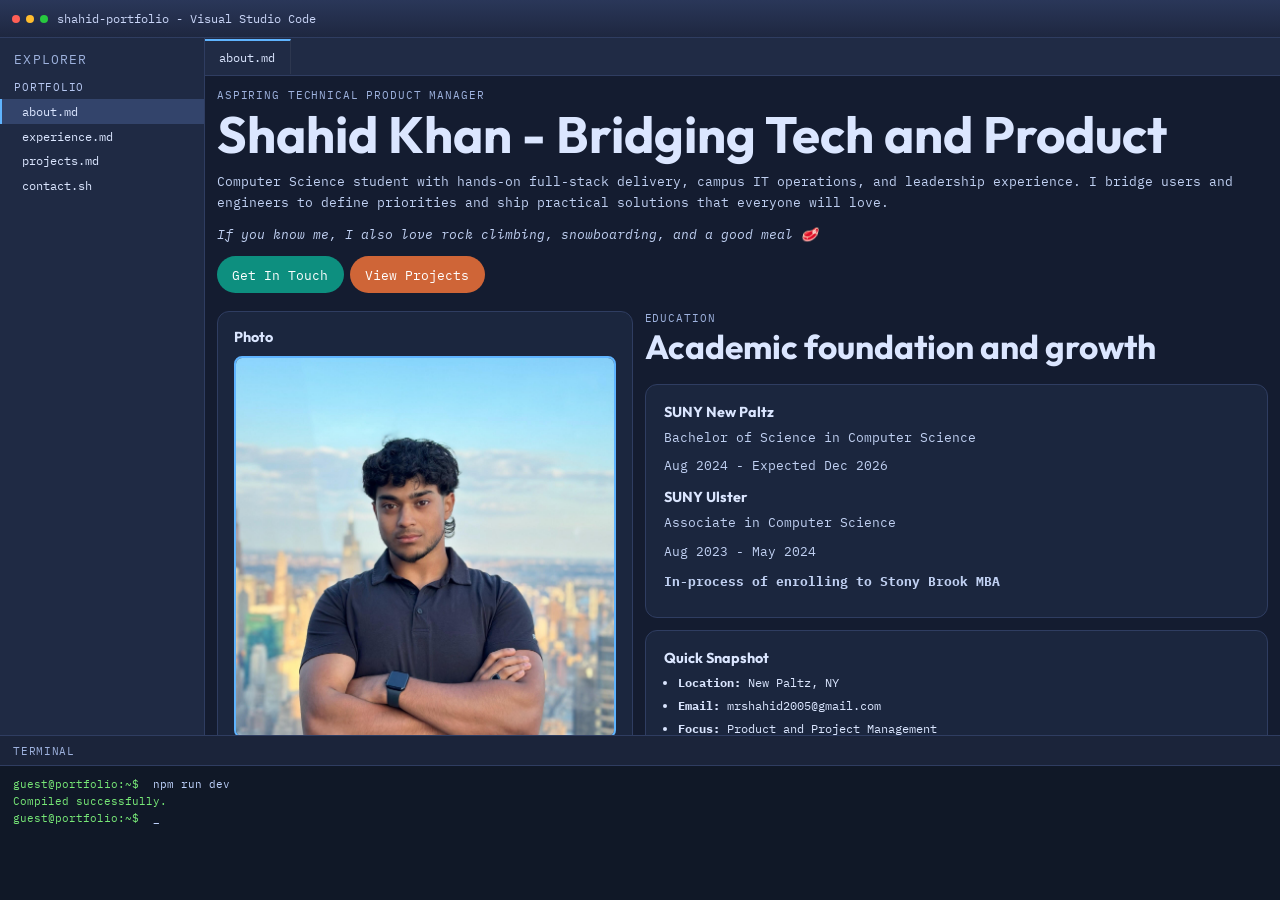
<file: index.html>
<!doctype html>
<html lang="en">
  <head>
    <meta charset="UTF-8" />
    <meta name="viewport" content="width=device-width, initial-scale=1.0" />
    <title>about.md | Shahid Khan</title>
    <meta name="description" content="About Shahid Khan." />
    <link rel="preconnect" href="https://fonts.googleapis.com" />
    <link rel="preconnect" href="https://fonts.gstatic.com" crossorigin />
    <link
      href="https://fonts.googleapis.com/css2?family=Outfit:wght@400;500;700;800&family=IBM+Plex+Mono:wght@400;500&display=swap"
      rel="stylesheet"
    />
    <link rel="stylesheet" href="assets/css/main.css" />
  </head>
  <body>
    <div class="ide-bg" aria-hidden="true"></div>

    <div class="app-shell">
      <header class="title-bar">
        <div class="title-meta">
          <div class="window-dots" aria-hidden="true"><span></span><span></span><span></span></div>
          <p class="title-text">shahid-portfolio - Visual Studio Code</p>
        </div>
        <button class="explorer-toggle" id="explorerToggle" aria-label="Toggle explorer">Explorer</button>
      </header>

      <div class="workbench">
        <aside class="explorer" id="explorerPanel" aria-label="File explorer">
          <p class="explorer-header">Explorer</p>
          <p class="explorer-group">portfolio</p>
          <ul class="explorer-list">
            <li><a class="explorer-link" data-cmd="cat about.md" href="index.html">about.md</a></li>
            <li><a class="explorer-link" data-cmd="cat experience.md" href="experience.html">experience.md</a></li>
            <li><a class="explorer-link" data-cmd="cat projects.md" href="projects.html">projects.md</a></li>
            <li><a class="explorer-link" data-cmd="cat contact.sh" href="contact.html">contact.sh</a></li>
          </ul>
        </aside>

        <main class="editor">
          <div class="editor-tabs">
            <div class="editor-tab">about.md</div>
          </div>

          <div class="editor-content reveal">
            <p class="eyebrow">Aspiring Technical Product Manager</p>
            <h1>Shahid Khan - Bridging Tech and Product</h1>
            <p class="intro-text">
              Computer Science student with hands-on full-stack delivery, campus IT operations, and leadership experience.
              I bridge users and engineers to define priorities and ship practical solutions that everyone will love.
            </p>
            <p class="intro-text"><em>If you know me, I also love rock climbing, snowboarding, and a good meal 🥩</em></p>

            <div class="hero-actions">
              <a class="btn btn-primary explorer-link" data-cmd="open contact.sh" href="contact.html">Get In Touch</a>
              <a class="btn btn-secondary explorer-link" data-cmd="open projects.md" href="projects.html">View Projects</a>
            </div>

            <div class="about-grid" style="margin-top: 1.5rem;">
              <!-- Left Column: Photo -->
              <div class="about-left">
                <article class="hero-card photo-card">
                  <h3>Photo</h3>
                  <div class="photo-placeholder">
                    <img src="assets/images/professionalpfp.jpg" alt="Shahid Khan" />
                  </div>
                </article>
              </div>

              <!-- Right Column: Education -->
              <div class="about-right">
                <div class="section-head">
                  <p class="eyebrow">Education</p>
                  <h2>Academic foundation and growth</h2>
                </div>

                <div class="card-grid two-up">
                  <article class="panel">
                    <h3>SUNY New Paltz</h3>
                    <p>Bachelor of Science in Computer Science</p>
                    <p>Aug 2024 - Expected Dec 2026</p>
                    <h3 style="margin-top: 1rem;">SUNY Ulster</h3>
                    <p>Associate in Computer Science</p>
                    <p>Aug 2023 - May 2024</p>
                    <p style="margin-top: 0.75rem;"><strong>In-process of enrolling to Stony Brook MBA</strong></p>
                  </article>

                  <article class="panel">
                    <h3>Quick Snapshot</h3>
                    <ul>
                      <li><strong>Location:</strong> New Paltz, NY</li>
                      <li><strong>Email:</strong> mrshahid2005@gmail.com</li>
                      <li><strong>Focus:</strong> Product and Project Management</li>
                      <li><strong>Strength:</strong> Cross-functional leadership</li>
                    </ul>
                  </article>
                </div>
              </div>
            </div>
          </div>
        </main>
      </div>

      <section class="terminal">
        <div class="terminal-header">Terminal</div>
        <div class="terminal-content" id="terminalLog">
          <p><span class="prompt">guest@portfolio:~$</span> npm run dev</p>
          <p class="success">Compiled successfully.</p>
          <p><span class="prompt">guest@portfolio:~$</span> <span class="cursor">_</span></p>
        </div>
      </section>
    </div>

    <script src="assets/js/main.js"></script>
  </body>
</html>
</file>
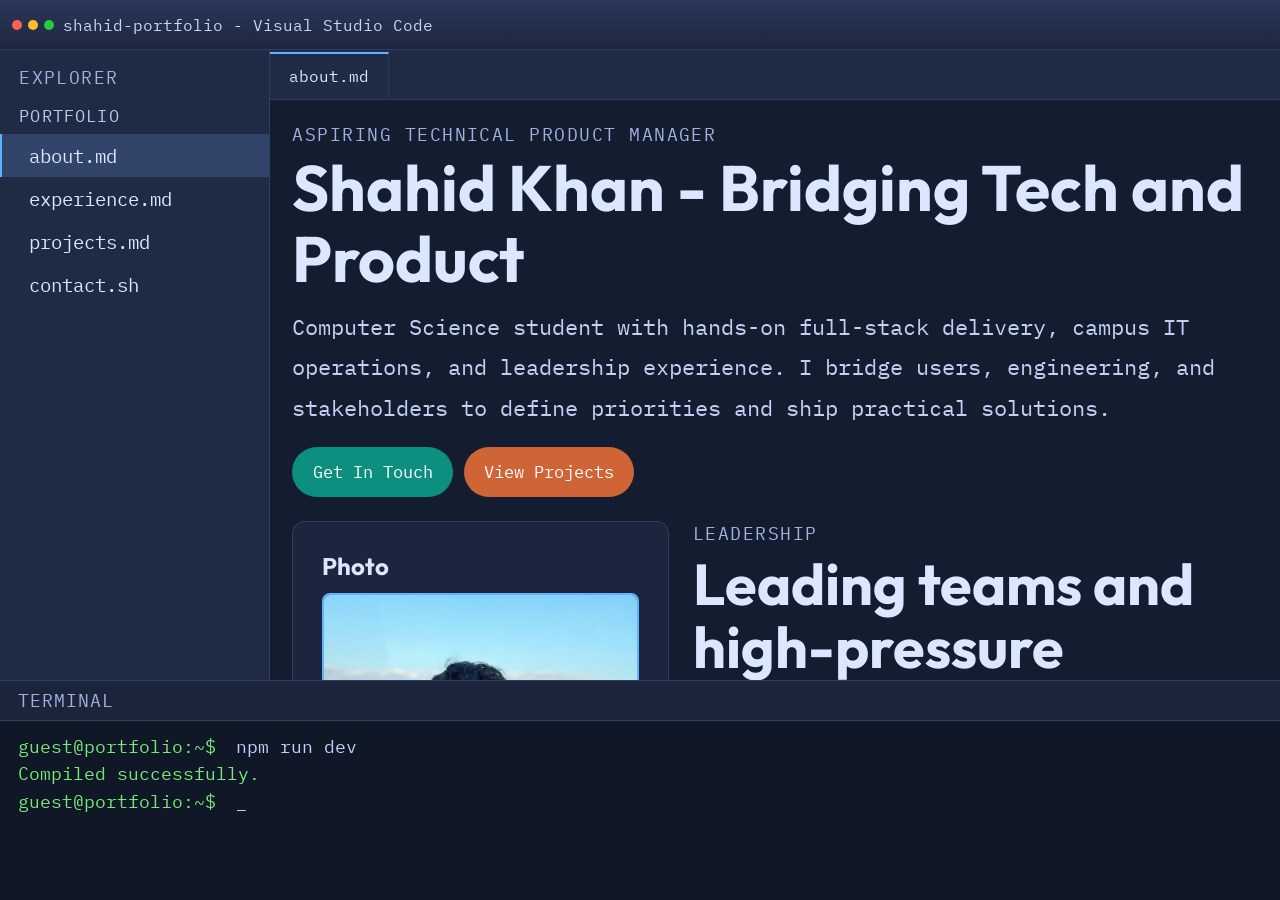
<file: frontend/index.html>
<!doctype html>
<html lang="en">
  <head>
    <meta charset="UTF-8" />
    <meta name="viewport" content="width=device-width, initial-scale=1.0" />
    <title>about.md | Shahid Khan</title>
    <meta name="description" content="About Shahid Khan." />
    <link rel="preconnect" href="https://fonts.googleapis.com" />
    <link rel="preconnect" href="https://fonts.gstatic.com" crossorigin />
    <link
      href="https://fonts.googleapis.com/css2?family=Outfit:wght@400;500;700;800&family=IBM+Plex+Mono:wght@400;500&display=swap"
      rel="stylesheet"
    />
    <link rel="stylesheet" href="assets/css/main.css" />
  </head>
  <body>
    <div class="ide-bg" aria-hidden="true"></div>

    <div class="app-shell">
      <header class="title-bar">
        <div class="title-meta">
          <div class="window-dots" aria-hidden="true"><span></span><span></span><span></span></div>
          <p class="title-text">shahid-portfolio - Visual Studio Code</p>
        </div>
        <button class="explorer-toggle" id="explorerToggle" aria-label="Toggle explorer">Explorer</button>
      </header>

      <div class="workbench">
        <aside class="explorer" id="explorerPanel" aria-label="File explorer">
          <p class="explorer-header">Explorer</p>
          <p class="explorer-group">portfolio</p>
          <ul class="explorer-list">
            <li><a class="explorer-link" data-cmd="cat about.md" href="index.html">about.md</a></li>
            <li><a class="explorer-link" data-cmd="cat experience.md" href="experience.html">experience.md</a></li>
            <li><a class="explorer-link" data-cmd="cat projects.md" href="projects.html">projects.md</a></li>
            <li><a class="explorer-link" data-cmd="cat contact.sh" href="contact.html">contact.sh</a></li>
          </ul>
        </aside>

        <main class="editor">
          <div class="editor-tabs">
            <div class="editor-tab">about.md</div>
          </div>

          <div class="editor-content reveal">
            <p class="eyebrow">Aspiring Technical Product Manager</p>
            <h1>Shahid Khan - Bridging Tech and Product</h1>
            <p class="intro-text">
              Computer Science student with hands-on full-stack delivery, campus IT operations, and leadership experience.
              I bridge users, engineering, and stakeholders to define priorities and ship practical solutions.
            </p>

            <div class="hero-actions">
              <a class="btn btn-primary explorer-link" data-cmd="open contact.sh" href="contact.html">Get In Touch</a>
              <a class="btn btn-secondary explorer-link" data-cmd="open projects.md" href="projects.html">View Projects</a>
            </div>

            <div class="about-grid" style="margin-top: 1.5rem;">
              <!-- Left Column: Photo and Quick Snapshot -->
              <div class="about-left">
                <article class="hero-card photo-card">
                  <h3>Photo</h3>
                  <div class="photo-placeholder">
                    <img src="assets/images/professionalpfp.jpg" alt="Shahid Khan" />
                  </div>
                </article>

                <article class="hero-card" style="margin-top: 1.2rem;">
                  <h3>Quick Snapshot</h3>
                  <ul>
                    <li><strong>Location:</strong> New Paltz, NY</li>
                    <li><strong>Email:</strong> mrshahid2005@gmail.com</li>
                    <li><strong>Focus:</strong> Product and Project Management</li>
                    <li><strong>Strength:</strong> Cross-functional leadership</li>
                  </ul>
                </article>
              </div>

              <!-- Right Column: Leadership -->
              <div class="about-right">
                <div class="section-head">
                  <p class="eyebrow">Leadership</p>
                  <h2>Leading teams and high-pressure operations</h2>
                </div>

                <div class="card-grid two-up">
                  <article class="panel">
                    <h3>Muslim Student Association (MSA) - President</h3>
                    <p>Jan 2025 - Present</p>
                    <ul>
                      <li>Lead executive board operations, planning, and campus outreach.</li>
                      <li>Secured funding and organized initiatives including Charity Week.</li>
                    </ul>
                  </article>

                  <article class="panel">
                    <h3>First Aid Rescue Squad - EMS Volunteer</h3>
                    <p>Aug 2021 - Present</p>
                    <ul>
                      <li>Provide pre-hospital emergency care and patient stabilization support.</li>
                      <li>Coordinate with cross-functional responders during critical incidents.</li>
                    </ul>
                  </article>
                </div>
              </div>
            </div>
          </div>
        </main>
      </div>

      <section class="terminal">
        <div class="terminal-header">Terminal</div>
        <div class="terminal-content" id="terminalLog">
          <p><span class="prompt">guest@portfolio:~$</span> npm run dev</p>
          <p class="success">Compiled successfully.</p>
          <p><span class="prompt">guest@portfolio:~$</span> <span class="cursor">_</span></p>
        </div>
      </section>
    </div>

    <script src="assets/js/main.js"></script>
  </body>
</html>
</file>
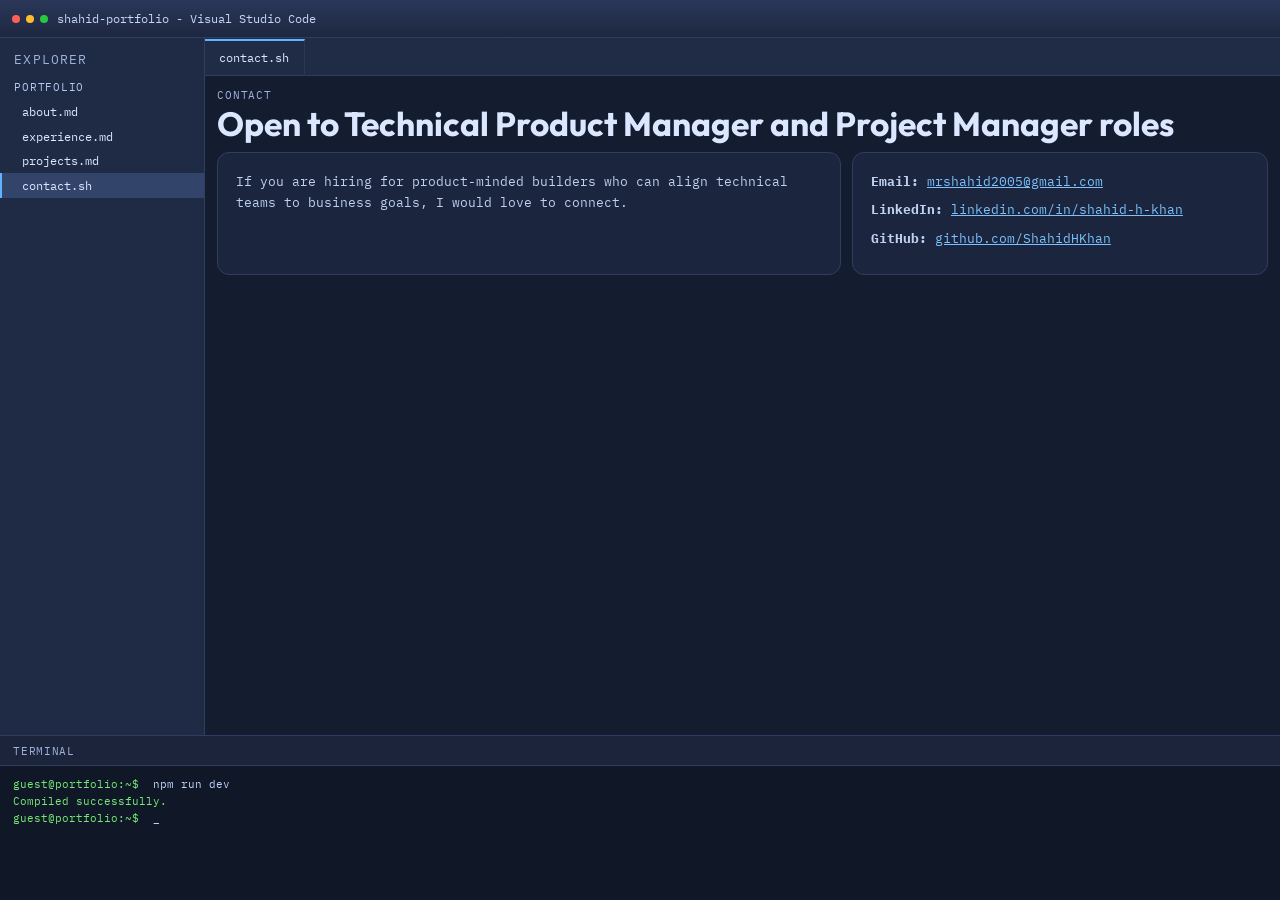
<file: contact.html>
<!doctype html>
<html lang="en">
  <head>
    <meta charset="UTF-8" />
    <meta name="viewport" content="width=device-width, initial-scale=1.0" />
    <title>contact.sh | Shahid Khan</title>
    <meta name="description" content="Contact Shahid Khan." />
    <link rel="preconnect" href="https://fonts.googleapis.com" />
    <link rel="preconnect" href="https://fonts.gstatic.com" crossorigin />
    <link
      href="https://fonts.googleapis.com/css2?family=Outfit:wght@400;500;700;800&family=IBM+Plex+Mono:wght@400;500&display=swap"
      rel="stylesheet"
    />
    <link rel="stylesheet" href="assets/css/main.css" />
  </head>
  <body>
    <div class="ide-bg" aria-hidden="true"></div>

    <div class="app-shell">
      <header class="title-bar">
        <div class="title-meta">
          <div class="window-dots" aria-hidden="true"><span></span><span></span><span></span></div>
          <p class="title-text">shahid-portfolio - Visual Studio Code</p>
        </div>
        <button class="explorer-toggle" id="explorerToggle" aria-label="Toggle explorer">Explorer</button>
      </header>

      <div class="workbench">
        <aside class="explorer" id="explorerPanel" aria-label="File explorer">
          <p class="explorer-header">Explorer</p>
          <p class="explorer-group">portfolio</p>
          <ul class="explorer-list">
            <li><a class="explorer-link" data-cmd="cat about.md" href="index.html">about.md</a></li>
            <li><a class="explorer-link" data-cmd="cat experience.md" href="experience.html">experience.md</a></li>
            <li><a class="explorer-link" data-cmd="cat projects.md" href="projects.html">projects.md</a></li>
            <li><a class="explorer-link" data-cmd="cat contact.sh" href="contact.html">contact.sh</a></li>
          </ul>
        </aside>

        <main class="editor">
          <div class="editor-tabs">
            <div class="editor-tab">contact.sh</div>
          </div>

          <div class="editor-content reveal">
            <div class="section-head">
              <p class="eyebrow">Contact</p>
              <h2>Open to Technical Product Manager and Project Manager roles</h2>
            </div>

            <div class="contact-wrap">
              <article class="panel">
                <p class="lead">If you are hiring for product-minded builders who can align technical teams to business goals, I would love to connect.</p>
              </article>

              <article class="panel contact-panel">
                <p><strong>Email:</strong> <a href="mailto:mrshahid2005@gmail.com">mrshahid2005@gmail.com</a></p>
                <p><strong>LinkedIn:</strong> <a href="https://linkedin.com/in/shahid-h-khan" target="_blank" rel="noreferrer">linkedin.com/in/shahid-h-khan</a></p>
                <p><strong>GitHub:</strong> <a href="https://github.com/ShahidHKhan" target="_blank" rel="noreferrer">github.com/ShahidHKhan</a></p>
              </article>
            </div>
          </div>
        </main>
      </div>

      <section class="terminal">
        <div class="terminal-header">Terminal</div>
        <div class="terminal-content" id="terminalLog">
          <p><span class="prompt">guest@portfolio:~$</span> npm run dev</p>
          <p class="success">Compiled successfully.</p>
          <p><span class="prompt">guest@portfolio:~$</span> <span class="cursor">_</span></p>
        </div>
      </section>
    </div>

    <script src="assets/js/main.js"></script>
  </body>
</html>
</file>
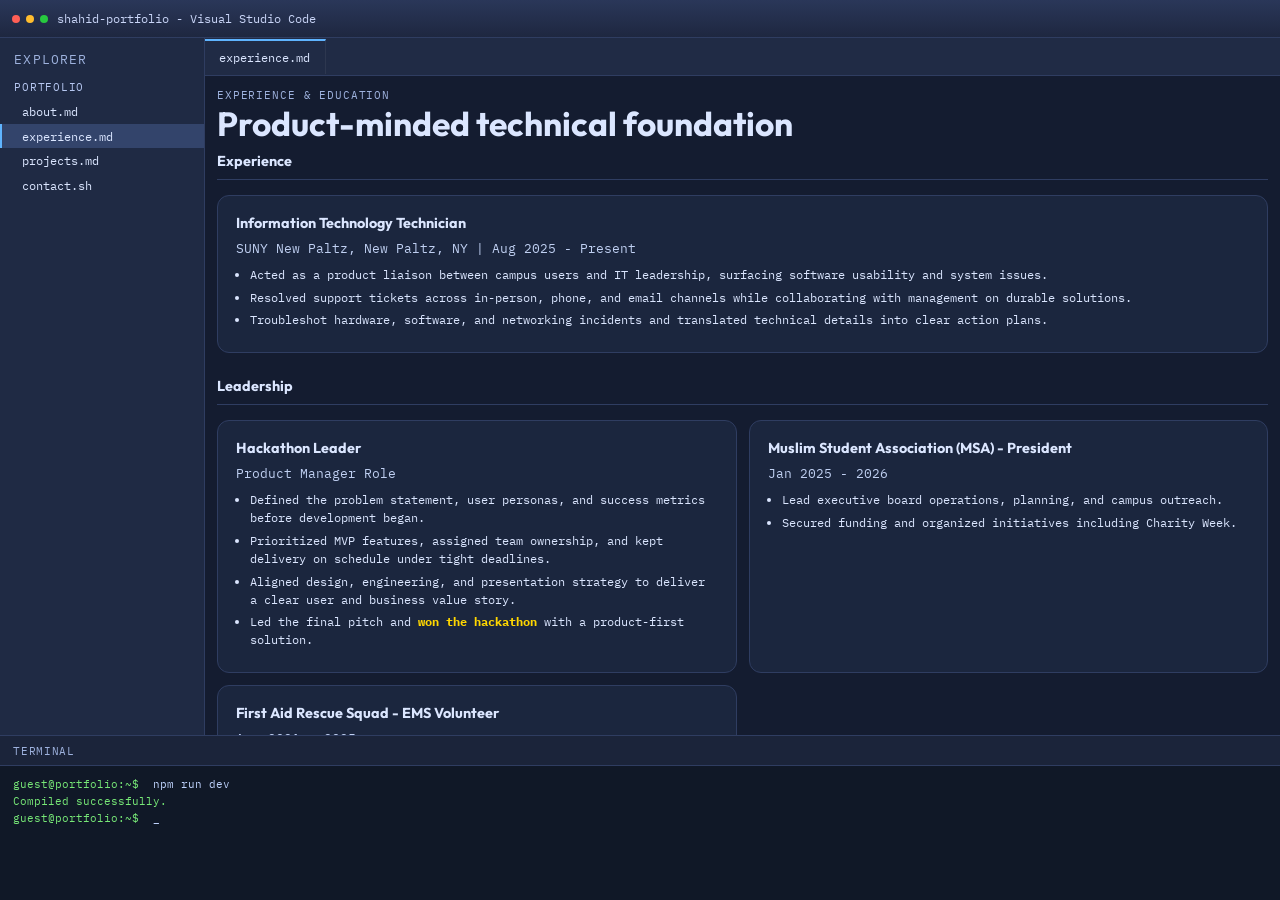
<file: experience.html>
<!doctype html>
<html lang="en">
  <head>
    <meta charset="UTF-8" />
    <meta name="viewport" content="width=device-width, initial-scale=1.0" />
    <title>experience.md | Shahid Khan</title>
    <meta name="description" content="Experience and education of Shahid Khan." />
    <link rel="preconnect" href="https://fonts.googleapis.com" />
    <link rel="preconnect" href="https://fonts.gstatic.com" crossorigin />
    <link
      href="https://fonts.googleapis.com/css2?family=Outfit:wght@400;500;700;800&family=IBM+Plex+Mono:wght@400;500&display=swap"
      rel="stylesheet"
    />
    <link rel="stylesheet" href="assets/css/main.css" />
  </head>
  <body>
    <div class="ide-bg" aria-hidden="true"></div>

    <div class="app-shell">
      <header class="title-bar">
        <div class="title-meta">
          <div class="window-dots" aria-hidden="true"><span></span><span></span><span></span></div>
          <p class="title-text">shahid-portfolio - Visual Studio Code</p>
        </div>
        <button class="explorer-toggle" id="explorerToggle" aria-label="Toggle explorer">Explorer</button>
      </header>

      <div class="workbench">
        <aside class="explorer" id="explorerPanel" aria-label="File explorer">
          <p class="explorer-header">Explorer</p>
          <p class="explorer-group">portfolio</p>
          <ul class="explorer-list">
            <li><a class="explorer-link" data-cmd="cat about.md" href="index.html">about.md</a></li>
            <li><a class="explorer-link" data-cmd="cat experience.md" href="experience.html">experience.md</a></li>
            <li><a class="explorer-link" data-cmd="cat projects.md" href="projects.html">projects.md</a></li>
            <li><a class="explorer-link" data-cmd="cat contact.sh" href="contact.html">contact.sh</a></li>
          </ul>
        </aside>

        <main class="editor">
          <div class="editor-tabs">
            <div class="editor-tab">experience.md</div>
          </div>

          <div class="editor-content reveal exp-edu-page">
            <div class="section-head">
              <p class="eyebrow">Experience & Education</p>
              <h2>Product-minded technical foundation</h2>
            </div>

            <div style="margin-bottom: 2rem;">
              <h3 style="margin-bottom: 1.2rem; margin-top: 0; border-bottom: 1px solid #2f3d61; padding-bottom: 0.75rem;">Experience</h3>
              <article class="panel">
                <h3>Information Technology Technician</h3>
                <p>SUNY New Paltz, New Paltz, NY | Aug 2025 - Present</p>
                <ul>
                  <li>Acted as a product liaison between campus users and IT leadership, surfacing software usability and system issues.</li>
                  <li>Resolved support tickets across in-person, phone, and email channels while collaborating with management on durable solutions.</li>
                  <li>Troubleshot hardware, software, and networking incidents and translated technical details into clear action plans.</li>
                </ul>
              </article>
            </div>

            <div>
              <h3 style="margin-bottom: 1.2rem; margin-top: 0; border-bottom: 1px solid #2f3d61; padding-bottom: 0.75rem;">Leadership</h3>
              <div class="card-grid two-up">
                <article class="panel">
                  <h3>Hackathon Leader</h3>
                  <p>Product Manager Role</p>
                  <ul>
                    <li>Defined the problem statement, user personas, and success metrics before development began.</li>
                    <li>Prioritized MVP features, assigned team ownership, and kept delivery on schedule under tight deadlines.</li>
                    <li>Aligned design, engineering, and presentation strategy to deliver a clear user and business value story.</li>
                    <li>Led the final pitch and <span class="win-highlight">won the hackathon</span> with a product-first solution.</li>
                  </ul>
                </article>

                <article class="panel">
                  <h3>Muslim Student Association (MSA) - President</h3>
                  <p>Jan 2025 - 2026</p>
                  <ul>
                    <li>Lead executive board operations, planning, and campus outreach.</li>
                    <li>Secured funding and organized initiatives including Charity Week.</li>
                  </ul>
                </article>

                <article class="panel">
                  <h3>First Aid Rescue Squad - EMS Volunteer</h3>
                  <p>Aug 2021 - 2025</p>
                  <ul>
                    <li>Provide pre-hospital emergency care and patient stabilization support.</li>
                    <li>Coordinate with cross-functional responders during critical incidents.</li>
                  </ul>
                </article>
              </div>
            </div>

            <div style="margin-top: 2rem;">
              <h3 style="margin-bottom: 1.2rem; margin-top: 0; border-bottom: 1px solid #2f3d61; padding-bottom: 0.75rem;">Technical Skills</h3>
              <article class="panel">
                <div class="skills-container">
                  <div class="skill-category">
                    <h4>Languages</h4>
                    <div class="category-skills">
                      <span>JavaScript</span><span>HTML/CSS</span><span>SQL</span><span>Java</span>
                    </div>
                  </div>
                  <div class="skill-category">
                    <h4>Frontend Frameworks & Libraries</h4>
                    <div class="category-skills">
                      <span>React</span><span>Vite</span><span>React Router</span><span>CSS Modules</span><span>Leaflet.js</span>
                    </div>
                  </div>
                  <div class="skill-category">
                    <h4>Backend & Real-Time</h4>
                    <div class="category-skills">
                      <span>Node.js</span><span>Express.js</span><span>Socket.IO</span><span>REST API Development</span>
                    </div>
                  </div>
                  <div class="skill-category">
                    <h4>Databases & Security</h4>
                    <div class="category-skills">
                      <span>PostgreSQL</span><span>Firebase (Firestore, Auth)</span><span>JWT</span><span>bcrypt</span><span>OAuth</span>
                    </div>
                  </div>
                  <div class="skill-category">
                    <h4>Tools & Cloud Integrations</h4>
                    <div class="category-skills">
                      <span>Docker</span><span>Docker Compose</span><span>Git</span><span>Google Routes API</span>
                    </div>
                  </div>
                </div>
              </article>
            </div>
          </div>
        </main>
      </div>

      <section class="terminal">
        <div class="terminal-header">Terminal</div>
        <div class="terminal-content" id="terminalLog">
          <p><span class="prompt">guest@portfolio:~$</span> npm run dev</p>
          <p class="success">Compiled successfully.</p>
          <p><span class="prompt">guest@portfolio:~$</span> <span class="cursor">_</span></p>
        </div>
      </section>
    </div>

    <script src="assets/js/main.js"></script>
  </body>
</html>
</file>
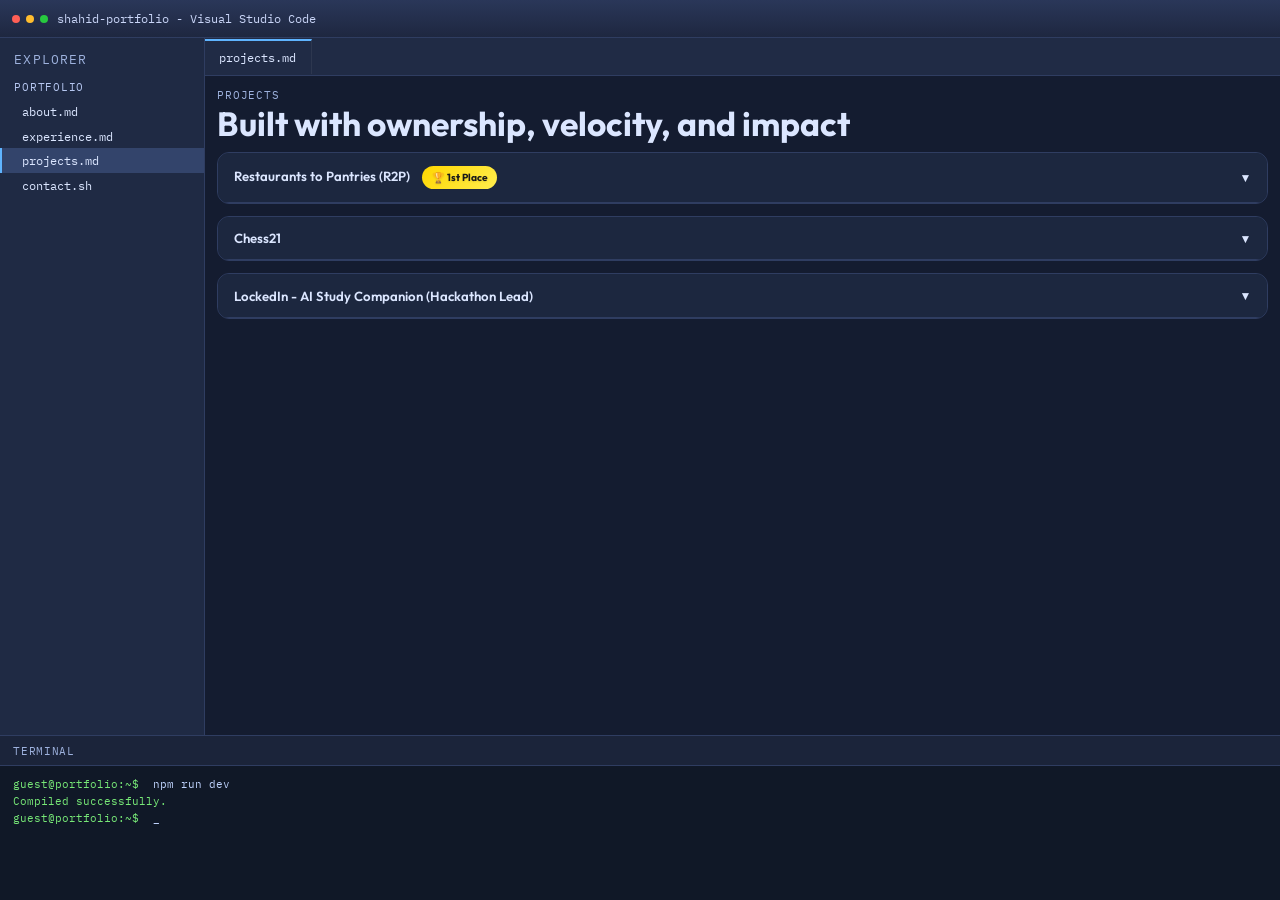
<file: projects.html>
<!doctype html>
<html lang="en">
  <head>
    <meta charset="UTF-8" />
    <meta name="viewport" content="width=device-width, initial-scale=1.0" />
    <title>projects.md | Shahid Khan</title>
    <meta name="description" content="Projects by Shahid Khan." />
    <link rel="preconnect" href="https://fonts.googleapis.com" />
    <link rel="preconnect" href="https://fonts.gstatic.com" crossorigin />
    <link
      href="https://fonts.googleapis.com/css2?family=Outfit:wght@400;500;700;800&family=IBM+Plex+Mono:wght@400;500&display=swap"
      rel="stylesheet"
    />
    <link rel="stylesheet" href="assets/css/main.css" />
  </head>
  <body>
    <div class="ide-bg" aria-hidden="true"></div>

    <div class="app-shell">
      <header class="title-bar">
        <div class="title-meta">
          <div class="window-dots" aria-hidden="true"><span></span><span></span><span></span></div>
          <p class="title-text">shahid-portfolio - Visual Studio Code</p>
        </div>
        <button class="explorer-toggle" id="explorerToggle" aria-label="Toggle explorer">Explorer</button>
      </header>

      <div class="workbench">
        <aside class="explorer" id="explorerPanel" aria-label="File explorer">
          <p class="explorer-header">Explorer</p>
          <p class="explorer-group">portfolio</p>
          <ul class="explorer-list">
            <li><a class="explorer-link" data-cmd="cat about.md" href="index.html">about.md</a></li>
            <li><a class="explorer-link" data-cmd="cat experience.md" href="experience.html">experience.md</a></li>
            <li><a class="explorer-link" data-cmd="cat projects.md" href="projects.html">projects.md</a></li>
            <li><a class="explorer-link" data-cmd="cat contact.sh" href="contact.html">contact.sh</a></li>
          </ul>
        </aside>

        <main class="editor">
          <div class="editor-tabs">
            <div class="editor-tab">projects.md</div>
          </div>

          <div class="editor-content reveal">
            <div class="section-head">
              <p class="eyebrow">Projects</p>
              <h2>Built with ownership, velocity, and impact</h2>
            </div>

            <div class="projects-list">
              <!-- Project 1: Restaurants to Pantries -->
              <article class="project-item">
                <button class="project-header" data-project="r2p">
                  <span class="project-title">Restaurants to Pantries (R2P) <span class="winner-badge">🏆 1st Place</span></span>
                  <span class="project-toggle">▼</span>
                </button>
                <div class="project-content" id="r2p">
                  <div class="project-intro">
                    <p><strong>A full-stack platform connecting restaurants with surplus food to pantries that need it.</strong> Addresses food waste (80 billion lbs/year in US) and food insecurity (34M+ Americans) by eliminating coordination friction.</p>
                    <p>Created by Cole Namm, Aidan O'Donnell, and Shahid Khan for the SUNY New Paltz Spring 2026 Hackathon.</p>
                    <p><a href="https://restaurants-to-shelters-hackathon-spring-xiam.onrender.com/" target="_blank" rel="noreferrer">https://restaurants-to-shelters-hackathon-spring-xiam.onrender.com/</a></p>
                  </div>

                  <div class="project-image">
                    <img src="assets/images/P2SDemo.png" alt="Restaurants to Pantries demo screenshot" />
                  </div>

                  <h4>The Core Problem</h4>
                  <p>Restaurants discard food daily while pantries struggle to source donations. No efficient way exists to match supply with demand, coordinate pickups, or optimize collection routes. This creates a massive coordination gap that prevents food from reaching people in need.</p>

                  <h4>Product Solution</h4>
                  <p><strong>Real-time marketplace + auto-routing.</strong> Restaurants post donations in seconds (type, quantity, pickup window). Pantries find nearby food on an interactive map, claim listings, and instantly generate optimized pickup routes across multiple stops. Recurring listings automate daily donations. Socket.IO ensures everyone sees real-time availability without refreshing.</p>

                  <h4>Key User Outcomes</h4>
                  <div class="features-section">
                    <div class="feature-group">
                      <h5>Restaurants Save Time</h5>
                      <p>Post food donations in seconds, not hours. One-click recurring donations for daily surplus. Real-time confirmation when pickups complete.</p>
                    </div>
                    <div class="feature-group">
                      <h5>Pantries Get Efficient</h5>
                      <p>Browse food on map, not spreadsheets. Claim donations instantly. System generates optimal routes—save 2+ hours per collection day. One-tap directions to multiple stops.</p>
                    </div>
                    <div class="feature-group">
                      <h5>Impact</h5>
                      <p>Frictionless platform eliminates the coordination barrier. More food reaches communities in need faster. Less waste, more impact.</p>
                    </div>
                  </div>

                  <h4>Technical Achievement</h4>
                  <p>Built a full-stack JavaScript app in 24 hours. Integrated Google Routes API for real-time route optimization, OpenCage for address geocoding, and Socket.IO for instant synchronization across all users. Secured with role-based JWT auth (restaurants can't claim, pantries can't post). Containerized with Docker for seamless team collaboration.</p>

                  <h4>Key Challenge: Scaling Real-Time Coordination</h4>
                  <p>Race conditions when multiple pantries claimed the same listing simultaneously. Solved with optimistic UI + server-side validation. Also tackled timezone complexities—pickup times needed to display correctly across all user timezones using ISO offset formatting.</p>
                </div>
              </article>

              <!-- Project 2: Chess21 -->
              <article class="project-item">
                <button class="project-header" data-project="chess21">
                  <span class="project-title">Chess21</span>
                  <span class="project-toggle">▼</span>
                </button>
                <div class="project-content" id="chess21">
                  <div class="project-intro">
                    <p><strong>A multiplayer game that blends chess with blackjack—captures trigger real-time duels that determine piece outcome.</strong> Solves the "solved game" problem: pure strategy becomes dynamic and unpredictable.</p>
                    <p><a href="https://chess21.onrender.com" target="_blank" rel="noreferrer">https://chess21.onrender.com</a></p>
                  </div>

                  <div class="project-image">
                    <img src="assets/images/Chess21Image.jpg" alt="Chess21 gameplay screenshot" />
                  </div>

                  <h4>Unique Product Hook</h4>
                  <p>Chess is a game of perfect information where experienced players always know the right move. Chess21 adds an element of chance: every capture triggers a blackjack duel. This shifts the dynamic from pure strategy to strategy + calculated risk. Makes chess engaging for casual players while keeping depth for experts.</p>

                  <h4>Core Gameplay</h4>
                  <ul>
                    <li><strong>Play Modes:</strong> Matchmake with strangers, send friend invites, or challenge a bot</li>
                    <li><strong>Chess Phase:</strong> Standard rules, 10-minute timers per player</li>
                    <li><strong>Capture Trigger:</strong> Attempt a capture → automatic blackjack duel initiates</li>
                    <li><strong>The Duel:</strong> Attacker is "hitter" (gets 2 cards + hits/stands), defender is "dealer" (shows 1 card + draws to 17+). Higher hand wins. Attacker edge if dealer busts.</li>
                    <li><strong>Outcomes:</strong> Capture succeeds, fails, or "pushes" (tie—board reverts). Changes everything strategically.</li>
                  </ul>

                  <h4>Product Architecture</h4>
                  <p><strong>Real-time multiplayer engine:</strong> React frontend, Node.js/Express backend, Socket.IO for instant game sync. Firebase handles Google OAuth (zero backend auth) + real-time invite system. In-memory game state server ensures sub-100ms move latency. Chess.js validates all moves; custom blackjack service handles deck/card logic.</p>

                  <h4>Key Product Features</h4>
                  <ul>
                    <li><strong>Matchmaking:</strong> Auto-pair waiting players or accept friend invites—seamless onboarding</li>
                    <li><strong>Real-time Synchronization:</strong> Both players see every move, duel outcome, and timer update instantly</li>
                    <li><strong>Bot Mode:</strong> Practice against AI when friends aren't available</li>
                    <li><strong>Persistent Invites:</strong> Send friend invites through Firebase—real-time notifications when they accept</li>
                    <li><strong>Timer-based Stakes:</strong> 10-minute countdown adds urgency; timeout = loss</li>
                  </ul>

                  <h4>Why It Matters</h4>
                  <p>Creates a novel gaming experience where strategy meets probability. Appeals to chess enthusiasts seeking fresh gameplay and casual players who want strategy without memorizing openings. Built a complete multiplayer infrastructure (auth, real-time sync, state management) from scratch in 24 hours.</p>
                </div>
              </article>

              <!-- Project 3: LockedIn -->
              <article class="project-item">
                <button class="project-header" data-project="lockedin">
                  <span class="project-title">LockedIn - AI Study Companion (Hackathon Lead)</span>
                  <span class="project-toggle">▼</span>
                </button>
                <div class="project-content" id="lockedin">
                  <div class="project-intro">
                    <p><strong>An AI-powered study companion that leverages LLMs to provide personalized tutoring and adaptive learning pathways.</strong> Led the team from ideation to MVP under strict hackathon time constraints.</p>
                  </div>

                  <h4>Role & Impact</h4>
                  <ul>
                    <li>Led the team from ideation to MVP under strict time constraints</li>
                    <li>Defined vision, roadmap, and feature scope for AI tutoring workflows</li>
                    <li>Presented architecture and delivered a live demo to judges</li>
                  </ul>

                  <h4>Tech Stack</h4>
                  <ul>
                    <li>React frontend with modern hooks and state management</li>
                    <li>Node.js and Firebase backend for serverless architecture</li>
                    <li>LangChainJS for LLM orchestration and prompt chaining</li>
                    <li>Google Gemini API for intelligent tutoring responses</li>
                  </ul>

                  <h4>Key Features</h4>
                  <ul>
                    <li>AI-powered problem solving with step-by-step explanations</li>
                    <li>Real-time feedback and adaptive difficulty adjustment</li>
                    <li>Multi-subject support with contextual understanding</li>
                    <li>Session tracking and progress analytics</li>
                  </ul>
                </div>
              </article>
            </div>
          </div>
        </main>
      </div>

      <section class="terminal">
        <div class="terminal-header">Terminal</div>
        <div class="terminal-content" id="terminalLog">
          <p><span class="prompt">guest@portfolio:~$</span> npm run dev</p>
          <p class="success">Compiled successfully.</p>
          <p><span class="prompt">guest@portfolio:~$</span> <span class="cursor">_</span></p>
        </div>
      </section>
    </div>

    <script src="assets/js/main.js"></script>
  </body>
</html>
</file>
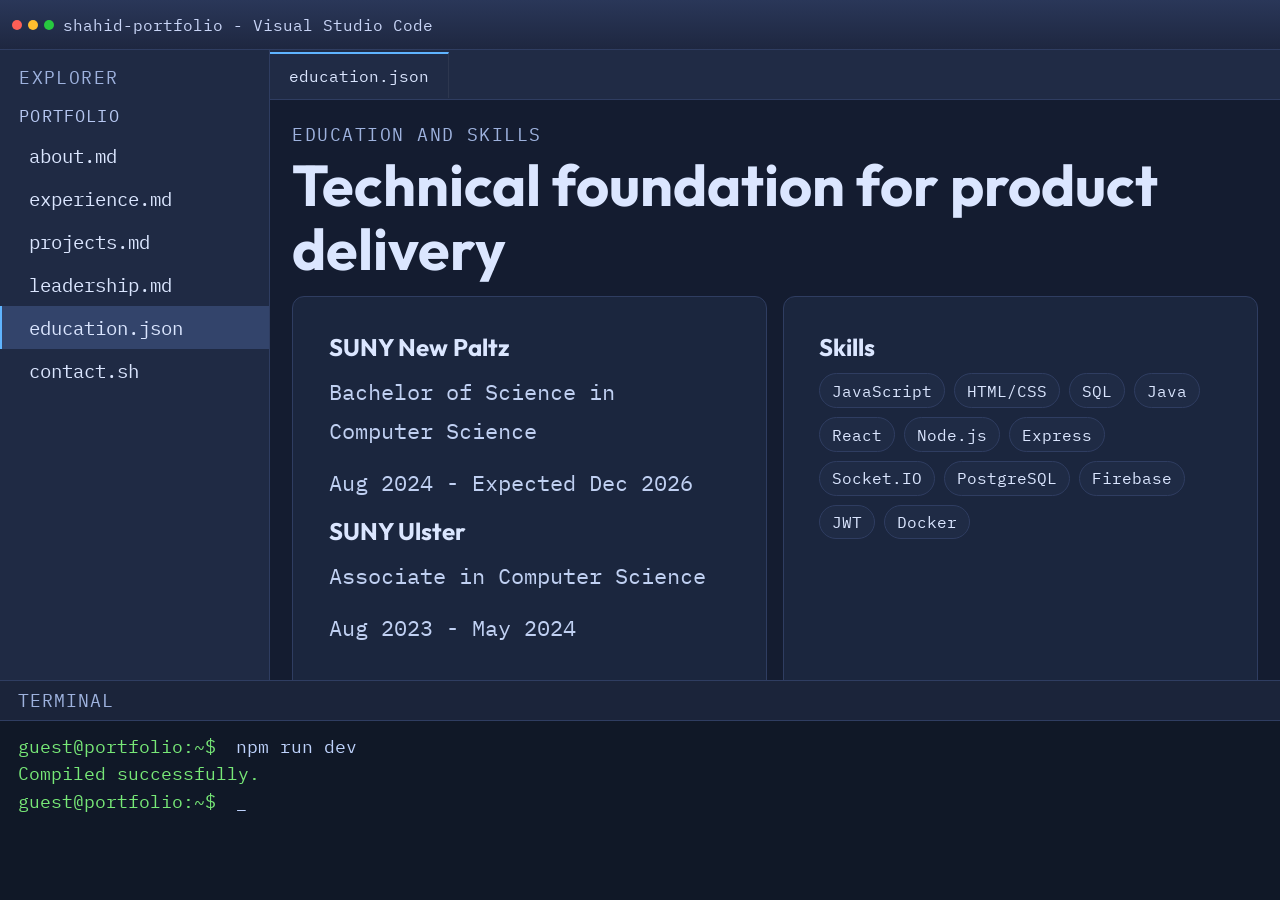
<file: frontend/education.html>
<!doctype html>
<html lang="en">
  <head>
    <meta charset="UTF-8" />
    <meta name="viewport" content="width=device-width, initial-scale=1.0" />
    <title>education.json | Shahid Khan</title>
    <meta name="description" content="Education and skills of Shahid Khan." />
    <link rel="preconnect" href="https://fonts.googleapis.com" />
    <link rel="preconnect" href="https://fonts.gstatic.com" crossorigin />
    <link
      href="https://fonts.googleapis.com/css2?family=Outfit:wght@400;500;700;800&family=IBM+Plex+Mono:wght@400;500&display=swap"
      rel="stylesheet"
    />
    <link rel="stylesheet" href="assets/css/main.css" />
  </head>
  <body>
    <div class="ide-bg" aria-hidden="true"></div>

    <div class="app-shell">
      <header class="title-bar">
        <div class="title-meta">
          <div class="window-dots" aria-hidden="true"><span></span><span></span><span></span></div>
          <p class="title-text">shahid-portfolio - Visual Studio Code</p>
        </div>
        <button class="explorer-toggle" id="explorerToggle" aria-label="Toggle explorer">Explorer</button>
      </header>

      <div class="workbench">
        <aside class="explorer" id="explorerPanel" aria-label="File explorer">
          <p class="explorer-header">Explorer</p>
          <p class="explorer-group">portfolio</p>
          <ul class="explorer-list">
            <li><a class="explorer-link" data-cmd="cat about.md" href="index.html">about.md</a></li>
            <li><a class="explorer-link" data-cmd="cat experience.md" href="experience.html">experience.md</a></li>
            <li><a class="explorer-link" data-cmd="cat projects.md" href="projects.html">projects.md</a></li>
            <li><a class="explorer-link" data-cmd="cat leadership.md" href="leadership.html">leadership.md</a></li>
            <li><a class="explorer-link" data-cmd="cat education.json" href="education.html">education.json</a></li>
            <li><a class="explorer-link" data-cmd="cat contact.sh" href="contact.html">contact.sh</a></li>
          </ul>
        </aside>

        <main class="editor">
          <div class="editor-tabs">
            <div class="editor-tab">education.json</div>
          </div>

          <div class="editor-content reveal">
            <div class="section-head">
              <p class="eyebrow">Education and Skills</p>
              <h2>Technical foundation for product delivery</h2>
            </div>

            <div class="card-grid two-up">
              <article class="panel">
                <h3>SUNY New Paltz</h3>
                <p>Bachelor of Science in Computer Science</p>
                <p>Aug 2024 - Expected Dec 2026</p>
                <h3 style="margin-top: 0.8rem;">SUNY Ulster</h3>
                <p>Associate in Computer Science</p>
                <p>Aug 2023 - May 2024</p>
              </article>

              <article class="panel">
                <h3>Skills</h3>
                <div class="skills">
                  <span>JavaScript</span><span>HTML/CSS</span><span>SQL</span><span>Java</span>
                  <span>React</span><span>Node.js</span><span>Express</span><span>Socket.IO</span>
                  <span>PostgreSQL</span><span>Firebase</span><span>JWT</span><span>Docker</span>
                </div>
              </article>
            </div>
          </div>
        </main>
      </div>

      <section class="terminal">
        <div class="terminal-header">Terminal</div>
        <div class="terminal-content" id="terminalLog">
          <p><span class="prompt">guest@portfolio:~$</span> npm run dev</p>
          <p class="success">Compiled successfully.</p>
          <p><span class="prompt">guest@portfolio:~$</span> <span class="cursor">_</span></p>
        </div>
      </section>
    </div>

    <script src="assets/js/main.js"></script>
  </body>
</html>
</file>
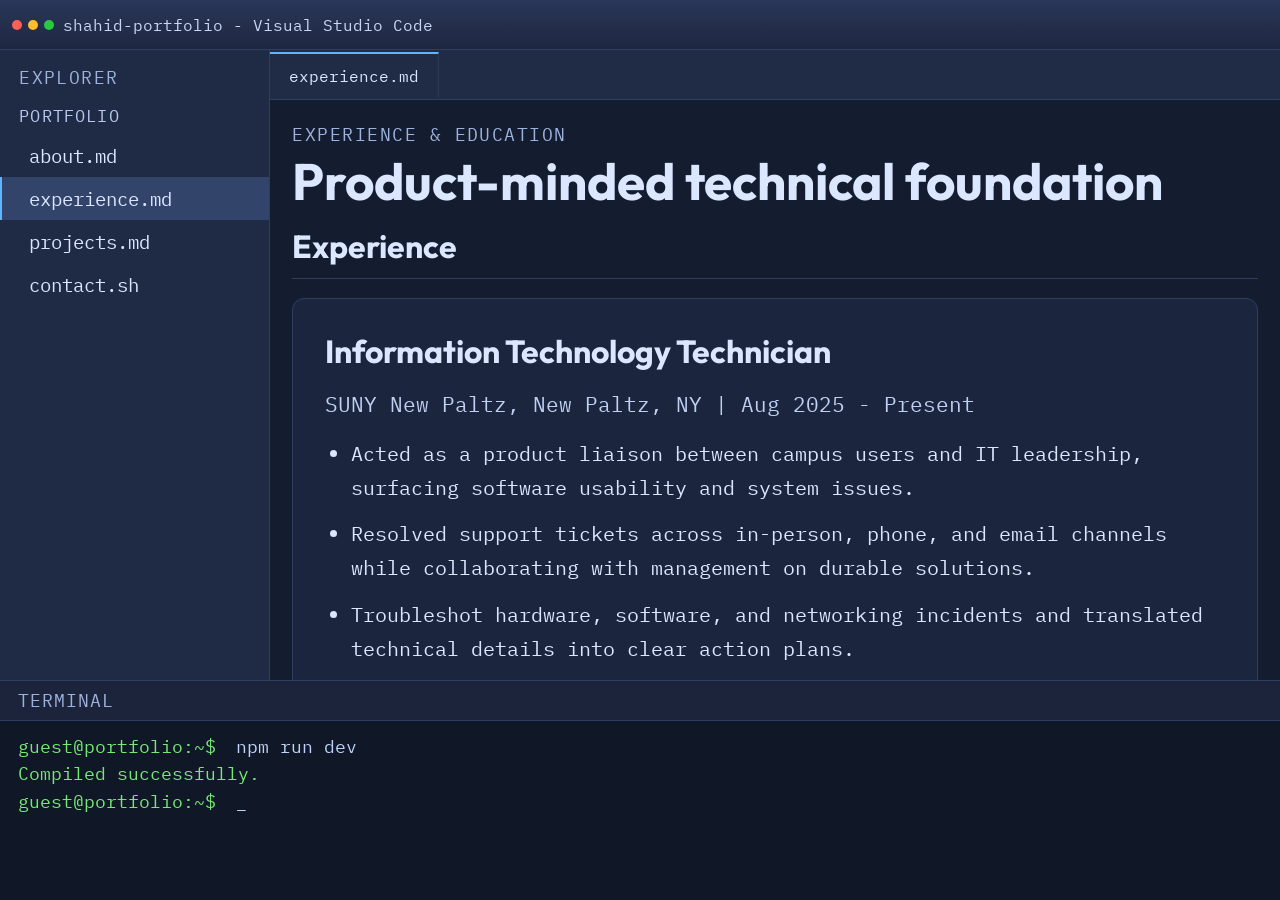
<file: frontend/experience.html>
<!doctype html>
<html lang="en">
  <head>
    <meta charset="UTF-8" />
    <meta name="viewport" content="width=device-width, initial-scale=1.0" />
    <title>experience.md | Shahid Khan</title>
    <meta name="description" content="Experience and education of Shahid Khan." />
    <link rel="preconnect" href="https://fonts.googleapis.com" />
    <link rel="preconnect" href="https://fonts.gstatic.com" crossorigin />
    <link
      href="https://fonts.googleapis.com/css2?family=Outfit:wght@400;500;700;800&family=IBM+Plex+Mono:wght@400;500&display=swap"
      rel="stylesheet"
    />
    <link rel="stylesheet" href="assets/css/main.css" />
    <style>
      .exp-edu-page .section-head h2 { font-size: clamp(2.4rem, 4vw, 3.5rem); }
      .exp-edu-page h3 { font-size: 2rem; margin-bottom: 1rem; }
      .exp-edu-page .panel p { font-size: 1.3rem; margin-bottom: 0.7rem; line-height: 1.7; }
      .exp-edu-page ul li { font-size: 1.25rem; margin-bottom: 0.8rem; line-height: 1.7; }
      .exp-edu-page .skills span { font-size: 1.25rem; padding: 0.6rem 0.95rem; }
      .exp-edu-page .cart-grid, .exp-edu-page .card-grid { gap: 1.5rem; }
      .exp-edu-page .panel { padding: 2rem; }
    </style>
  </head>
  <body>
    <div class="ide-bg" aria-hidden="true"></div>

    <div class="app-shell">
      <header class="title-bar">
        <div class="title-meta">
          <div class="window-dots" aria-hidden="true"><span></span><span></span><span></span></div>
          <p class="title-text">shahid-portfolio - Visual Studio Code</p>
        </div>
        <button class="explorer-toggle" id="explorerToggle" aria-label="Toggle explorer">Explorer</button>
      </header>

      <div class="workbench">
        <aside class="explorer" id="explorerPanel" aria-label="File explorer">
          <p class="explorer-header">Explorer</p>
          <p class="explorer-group">portfolio</p>
          <ul class="explorer-list">
            <li><a class="explorer-link" data-cmd="cat about.md" href="index.html">about.md</a></li>
            <li><a class="explorer-link" data-cmd="cat experience.md" href="experience.html">experience.md</a></li>
            <li><a class="explorer-link" data-cmd="cat projects.md" href="projects.html">projects.md</a></li>
            <li><a class="explorer-link" data-cmd="cat contact.sh" href="contact.html">contact.sh</a></li>
          </ul>
        </aside>

        <main class="editor">
          <div class="editor-tabs">
            <div class="editor-tab">experience.md</div>
          </div>

          <div class="editor-content reveal exp-edu-page">
            <div class="section-head">
              <p class="eyebrow">Experience & Education</p>
              <h2>Product-minded technical foundation</h2>
            </div>

            <div style="margin-bottom: 2rem;">
              <h3 style="margin-bottom: 1.2rem; margin-top: 0; border-bottom: 1px solid #2f3d61; padding-bottom: 0.75rem;">Experience</h3>
              <article class="panel">
                <h3>Information Technology Technician</h3>
                <p>SUNY New Paltz, New Paltz, NY | Aug 2025 - Present</p>
                <ul>
                  <li>Acted as a product liaison between campus users and IT leadership, surfacing software usability and system issues.</li>
                  <li>Resolved support tickets across in-person, phone, and email channels while collaborating with management on durable solutions.</li>
                  <li>Troubleshot hardware, software, and networking incidents and translated technical details into clear action plans.</li>
                </ul>
              </article>
            </div>

            <div>
              <h3 style="margin-bottom: 1.2rem; margin-top: 0; border-bottom: 1px solid #2f3d61; padding-bottom: 0.75rem;">Education & Skills</h3>
              <div class="card-grid two-up">
                <article class="panel">
                  <h3>SUNY New Paltz</h3>
                  <p>Bachelor of Science in Computer Science</p>
                  <p>Aug 2024 - Expected Dec 2026</p>
                  <h3 style="margin-top: 1rem;">SUNY Ulster</h3>
                  <p>Associate in Computer Science</p>
                  <p>Aug 2023 - May 2024</p>
                </article>

                <article class="panel">
                  <h3>Technical Skills</h3>
                  <div class="skills">
                    <span>JavaScript</span><span>HTML/CSS</span><span>SQL</span><span>Java</span>
                    <span>React</span><span>Node.js</span><span>Express</span><span>Socket.IO</span>
                    <span>PostgreSQL</span><span>Firebase</span><span>JWT</span><span>Docker</span>
                  </div>
                </article>
              </div>
            </div>
          </div>
        </main>
      </div>

      <section class="terminal">
        <div class="terminal-header">Terminal</div>
        <div class="terminal-content" id="terminalLog">
          <p><span class="prompt">guest@portfolio:~$</span> npm run dev</p>
          <p class="success">Compiled successfully.</p>
          <p><span class="prompt">guest@portfolio:~$</span> <span class="cursor">_</span></p>
        </div>
      </section>
    </div>

    <script src="assets/js/main.js"></script>
  </body>
</html>
</file>
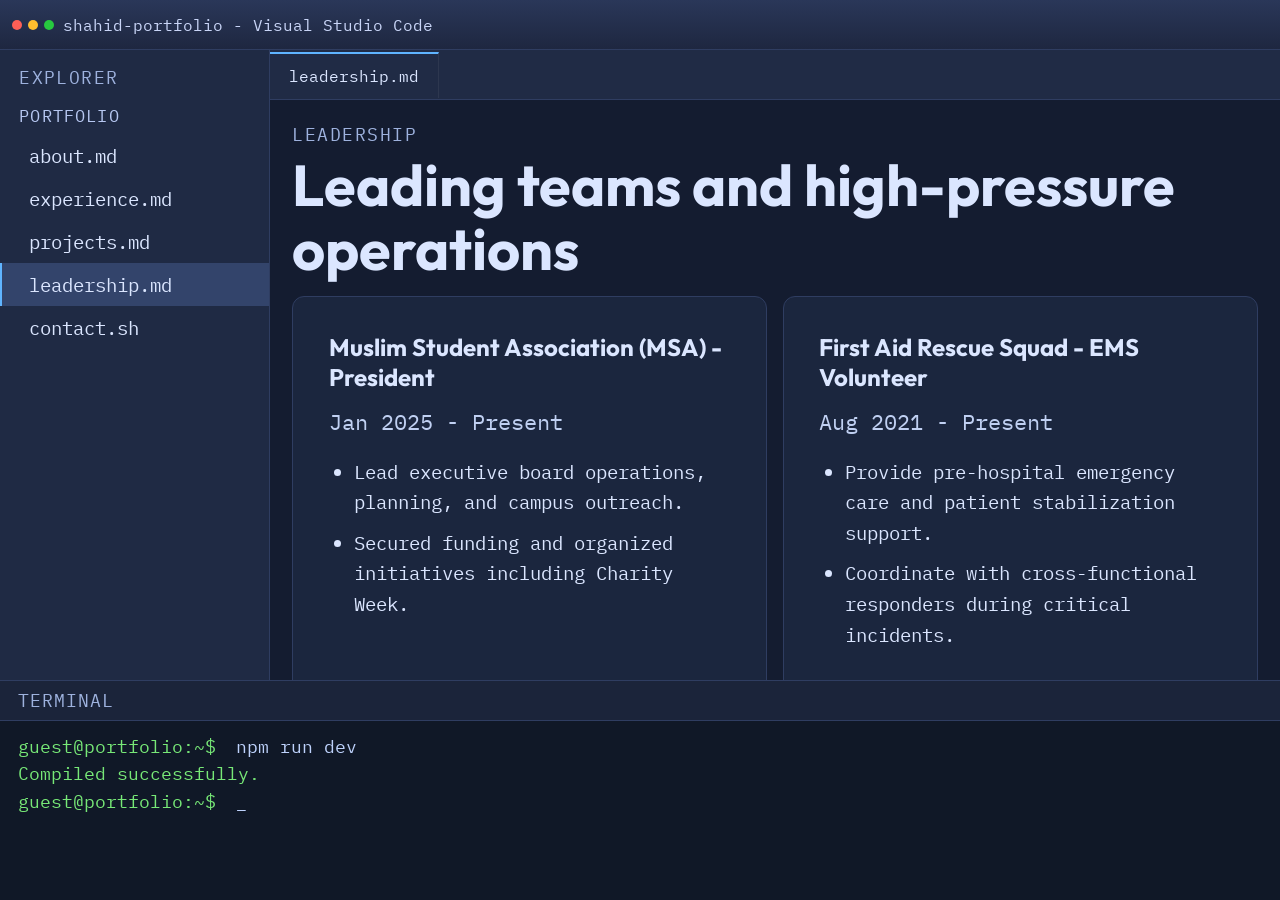
<file: frontend/leadership.html>
<!doctype html>
<html lang="en">
  <head>
    <meta charset="UTF-8" />
    <meta name="viewport" content="width=device-width, initial-scale=1.0" />
    <title>leadership.md | Shahid Khan</title>
    <meta name="description" content="Leadership experience of Shahid Khan." />
    <link rel="preconnect" href="https://fonts.googleapis.com" />
    <link rel="preconnect" href="https://fonts.gstatic.com" crossorigin />
    <link
      href="https://fonts.googleapis.com/css2?family=Outfit:wght@400;500;700;800&family=IBM+Plex+Mono:wght@400;500&display=swap"
      rel="stylesheet"
    />
    <link rel="stylesheet" href="assets/css/main.css" />
  </head>
  <body>
    <div class="ide-bg" aria-hidden="true"></div>

    <div class="app-shell">
      <header class="title-bar">
        <div class="title-meta">
          <div class="window-dots" aria-hidden="true"><span></span><span></span><span></span></div>
          <p class="title-text">shahid-portfolio - Visual Studio Code</p>
        </div>
        <button class="explorer-toggle" id="explorerToggle" aria-label="Toggle explorer">Explorer</button>
      </header>

      <div class="workbench">
        <aside class="explorer" id="explorerPanel" aria-label="File explorer">
          <p class="explorer-header">Explorer</p>
          <p class="explorer-group">portfolio</p>
          <ul class="explorer-list">
            <li><a class="explorer-link" data-cmd="cat about.md" href="index.html">about.md</a></li>
            <li><a class="explorer-link" data-cmd="cat experience.md" href="experience.html">experience.md</a></li>
            <li><a class="explorer-link" data-cmd="cat projects.md" href="projects.html">projects.md</a></li>
            <li><a class="explorer-link" data-cmd="cat leadership.md" href="leadership.html">leadership.md</a></li>
            <li><a class="explorer-link" data-cmd="cat contact.sh" href="contact.html">contact.sh</a></li>
          </ul>
        </aside>

        <main class="editor">
          <div class="editor-tabs">
            <div class="editor-tab">leadership.md</div>
          </div>

          <div class="editor-content reveal">
            <div class="section-head">
              <p class="eyebrow">Leadership</p>
              <h2>Leading teams and high-pressure operations</h2>
            </div>

            <div class="card-grid two-up">
              <article class="panel">
                <h3>Muslim Student Association (MSA) - President</h3>
                <p>Jan 2025 - Present</p>
                <ul>
                  <li>Lead executive board operations, planning, and campus outreach.</li>
                  <li>Secured funding and organized initiatives including Charity Week.</li>
                </ul>
              </article>

              <article class="panel">
                <h3>First Aid Rescue Squad - EMS Volunteer</h3>
                <p>Aug 2021 - Present</p>
                <ul>
                  <li>Provide pre-hospital emergency care and patient stabilization support.</li>
                  <li>Coordinate with cross-functional responders during critical incidents.</li>
                </ul>
              </article>
            </div>
          </div>
        </main>
      </div>

      <section class="terminal">
        <div class="terminal-header">Terminal</div>
        <div class="terminal-content" id="terminalLog">
          <p><span class="prompt">guest@portfolio:~$</span> npm run dev</p>
          <p class="success">Compiled successfully.</p>
          <p><span class="prompt">guest@portfolio:~$</span> <span class="cursor">_</span></p>
        </div>
      </section>
    </div>

    <script src="assets/js/main.js"></script>
  </body>
</html>
</file>
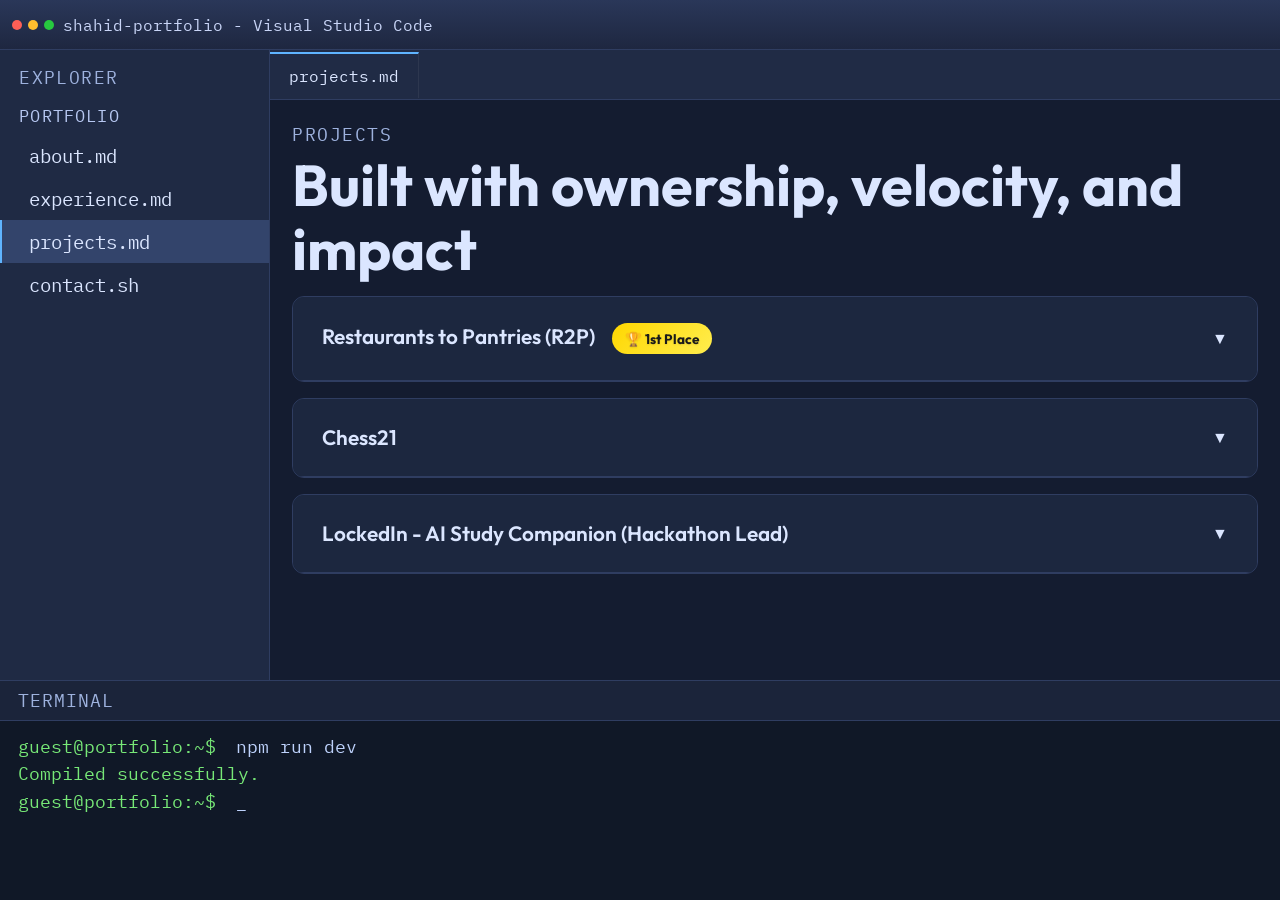
<file: frontend/projects.html>
<!doctype html>
<html lang="en">
  <head>
    <meta charset="UTF-8" />
    <meta name="viewport" content="width=device-width, initial-scale=1.0" />
    <title>projects.md | Shahid Khan</title>
    <meta name="description" content="Projects by Shahid Khan." />
    <link rel="preconnect" href="https://fonts.googleapis.com" />
    <link rel="preconnect" href="https://fonts.gstatic.com" crossorigin />
    <link
      href="https://fonts.googleapis.com/css2?family=Outfit:wght@400;500;700;800&family=IBM+Plex+Mono:wght@400;500&display=swap"
      rel="stylesheet"
    />
    <link rel="stylesheet" href="assets/css/main.css" />
  </head>
  <body>
    <div class="ide-bg" aria-hidden="true"></div>

    <div class="app-shell">
      <header class="title-bar">
        <div class="title-meta">
          <div class="window-dots" aria-hidden="true"><span></span><span></span><span></span></div>
          <p class="title-text">shahid-portfolio - Visual Studio Code</p>
        </div>
        <button class="explorer-toggle" id="explorerToggle" aria-label="Toggle explorer">Explorer</button>
      </header>

      <div class="workbench">
        <aside class="explorer" id="explorerPanel" aria-label="File explorer">
          <p class="explorer-header">Explorer</p>
          <p class="explorer-group">portfolio</p>
          <ul class="explorer-list">
            <li><a class="explorer-link" data-cmd="cat about.md" href="index.html">about.md</a></li>
            <li><a class="explorer-link" data-cmd="cat experience.md" href="experience.html">experience.md</a></li>
            <li><a class="explorer-link" data-cmd="cat projects.md" href="projects.html">projects.md</a></li>
            <li><a class="explorer-link" data-cmd="cat contact.sh" href="contact.html">contact.sh</a></li>
          </ul>
        </aside>

        <main class="editor">
          <div class="editor-tabs">
            <div class="editor-tab">projects.md</div>
          </div>

          <div class="editor-content reveal">
            <div class="section-head">
              <p class="eyebrow">Projects</p>
              <h2>Built with ownership, velocity, and impact</h2>
            </div>

            <div class="projects-list">
              <!-- Project 1: Restaurants to Pantries -->
              <article class="project-item">
                <button class="project-header" data-project="r2p">
                  <span class="project-title">Restaurants to Pantries (R2P) <span class="winner-badge">🏆 1st Place</span></span>
                  <span class="project-toggle">▼</span>
                </button>
                <div class="project-content" id="r2p">
                  <div class="project-intro">
                    <p><strong>A full-stack platform connecting restaurants with surplus food to pantries that need it.</strong> Addresses food waste (80 billion lbs/year in US) and food insecurity (34M+ Americans) by eliminating coordination friction.</p>
                    <p>Created by Cole Namm, Aidan O'Donnell, and Shahid Khan for the SUNY New Paltz Spring 2026 Hackathon.</p>
                    <p><a href="https://restaurants-to-shelters-hackathon-spring-xiam.onrender.com/" target="_blank" rel="noreferrer">https://restaurants-to-shelters-hackathon-spring-xiam.onrender.com/</a></p>
                  </div>

                  <h4>The Core Problem</h4>
                  <p>Restaurants discard food daily while pantries struggle to source donations. No efficient way exists to match supply with demand, coordinate pickups, or optimize collection routes. This creates a massive coordination gap that prevents food from reaching people in need.</p>

                  <h4>Product Solution</h4>
                  <p><strong>Real-time marketplace + auto-routing.</strong> Restaurants post donations in seconds (type, quantity, pickup window). Pantries find nearby food on an interactive map, claim listings, and instantly generate optimized pickup routes across multiple stops. Recurring listings automate daily donations. Socket.IO ensures everyone sees real-time availability without refreshing.</p>

                  <h4>Key User Outcomes</h4>
                  <div class="features-section">
                    <div class="feature-group">
                      <h5>Restaurants Save Time</h5>
                      <p>Post food donations in seconds, not hours. One-click recurring donations for daily surplus. Real-time confirmation when pickups complete.</p>
                    </div>
                    <div class="feature-group">
                      <h5>Pantries Get Efficient</h5>
                      <p>Browse food on map, not spreadsheets. Claim donations instantly. System generates optimal routes—save 2+ hours per collection day. One-tap directions to multiple stops.</p>
                    </div>
                    <div class="feature-group">
                      <h5>Impact</h5>
                      <p>Frictionless platform eliminates the coordination barrier. More food reaches communities in need faster. Less waste, more impact.</p>
                    </div>
                  </div>

                  <h4>Technical Achievement</h4>
                  <p>Built a full-stack JavaScript app in 24 hours. Integrated Google Routes API for real-time route optimization, OpenCage for address geocoding, and Socket.IO for instant synchronization across all users. Secured with role-based JWT auth (restaurants can't claim, pantries can't post). Containerized with Docker for seamless team collaboration.</p>

                  <h4>Key Challenge: Scaling Real-Time Coordination</h4>
                  <p>Race conditions when multiple pantries claimed the same listing simultaneously. Solved with optimistic UI + server-side validation. Also tackled timezone complexities—pickup times needed to display correctly across all user timezones using ISO offset formatting.</p>
                </div>
              </article>

              <!-- Project 2: Chess21 -->
              <article class="project-item">
                <button class="project-header" data-project="chess21">
                  <span class="project-title">Chess21</span>
                  <span class="project-toggle">▼</span>
                </button>
                <div class="project-content" id="chess21">
                  <div class="project-intro">
                    <p><strong>A multiplayer game that blends chess with blackjack—captures trigger real-time duels that determine piece outcome.</strong> Solves the "solved game" problem: pure strategy becomes dynamic and unpredictable.</p>
                    <p><a href="https://chess21.onrender.com" target="_blank" rel="noreferrer">https://chess21.onrender.com</a></p>
                  </div>

                  <div class="project-image">
                    <img src="assets/images/Chess21Image.jpg" alt="Chess21 gameplay screenshot" />
                  </div>

                  <h4>Unique Product Hook</h4>
                  <p>Chess is a game of perfect information where experienced players always know the right move. Chess21 adds an element of chance: every capture triggers a blackjack duel. This shifts the dynamic from pure strategy to strategy + calculated risk. Makes chess engaging for casual players while keeping depth for experts.</p>

                  <h4>Core Gameplay</h4>
                  <ul>
                    <li><strong>Play Modes:</strong> Matchmake with strangers, send friend invites, or challenge a bot</li>
                    <li><strong>Chess Phase:</strong> Standard rules, 10-minute timers per player</li>
                    <li><strong>Capture Trigger:</strong> Attempt a capture → automatic blackjack duel initiates</li>
                    <li><strong>The Duel:</strong> Attacker is "hitter" (gets 2 cards + hits/stands), defender is "dealer" (shows 1 card + draws to 17+). Higher hand wins. Attacker edge if dealer busts.</li>
                    <li><strong>Outcomes:</strong> Capture succeeds, fails, or "pushes" (tie—board reverts). Changes everything strategically.</li>
                  </ul>

                  <h4>Product Architecture</h4>
                  <p><strong>Real-time multiplayer engine:</strong> React frontend, Node.js/Express backend, Socket.IO for instant game sync. Firebase handles Google OAuth (zero backend auth) + real-time invite system. In-memory game state server ensures sub-100ms move latency. Chess.js validates all moves; custom blackjack service handles deck/card logic.</p>

                  <h4>Key Product Features</h4>
                  <ul>
                    <li><strong>Matchmaking:</strong> Auto-pair waiting players or accept friend invites—seamless onboarding</li>
                    <li><strong>Real-time Synchronization:</strong> Both players see every move, duel outcome, and timer update instantly</li>
                    <li><strong>Bot Mode:</strong> Practice against AI when friends aren't available</li>
                    <li><strong>Persistent Invites:</strong> Send friend invites through Firebase—real-time notifications when they accept</li>
                    <li><strong>Timer-based Stakes:</strong> 10-minute countdown adds urgency; timeout = loss</li>
                  </ul>

                  <h4>Why It Matters</h4>
                  <p>Creates a novel gaming experience where strategy meets probability. Appeals to chess enthusiasts seeking fresh gameplay and casual players who want strategy without memorizing openings. Built a complete multiplayer infrastructure (auth, real-time sync, state management) from scratch in 24 hours.</p>
                </div>
              </article>

              <!-- Project 3: LockedIn -->
              <article class="project-item">
                <button class="project-header" data-project="lockedin">
                  <span class="project-title">LockedIn - AI Study Companion (Hackathon Lead)</span>
                  <span class="project-toggle">▼</span>
                </button>
                <div class="project-content" id="lockedin">
                  <div class="project-intro">
                    <p><strong>An AI-powered study companion that leverages LLMs to provide personalized tutoring and adaptive learning pathways.</strong> Led the team from ideation to MVP under strict hackathon time constraints.</p>
                  </div>

                  <h4>Role & Impact</h4>
                  <ul>
                    <li>Led the team from ideation to MVP under strict time constraints</li>
                    <li>Defined vision, roadmap, and feature scope for AI tutoring workflows</li>
                    <li>Presented architecture and delivered a live demo to judges</li>
                  </ul>

                  <h4>Tech Stack</h4>
                  <ul>
                    <li>React frontend with modern hooks and state management</li>
                    <li>Node.js and Firebase backend for serverless architecture</li>
                    <li>LangChainJS for LLM orchestration and prompt chaining</li>
                    <li>Google Gemini API for intelligent tutoring responses</li>
                  </ul>

                  <h4>Key Features</h4>
                  <ul>
                    <li>AI-powered problem solving with step-by-step explanations</li>
                    <li>Real-time feedback and adaptive difficulty adjustment</li>
                    <li>Multi-subject support with contextual understanding</li>
                    <li>Session tracking and progress analytics</li>
                  </ul>
                </div>
              </article>
            </div>
          </div>
        </main>
      </div>

      <section class="terminal">
        <div class="terminal-header">Terminal</div>
        <div class="terminal-content" id="terminalLog">
          <p><span class="prompt">guest@portfolio:~$</span> npm run dev</p>
          <p class="success">Compiled successfully.</p>
          <p><span class="prompt">guest@portfolio:~$</span> <span class="cursor">_</span></p>
        </div>
      </section>
    </div>

    <script src="assets/js/main.js"></script>
  </body>
</html>
</file>
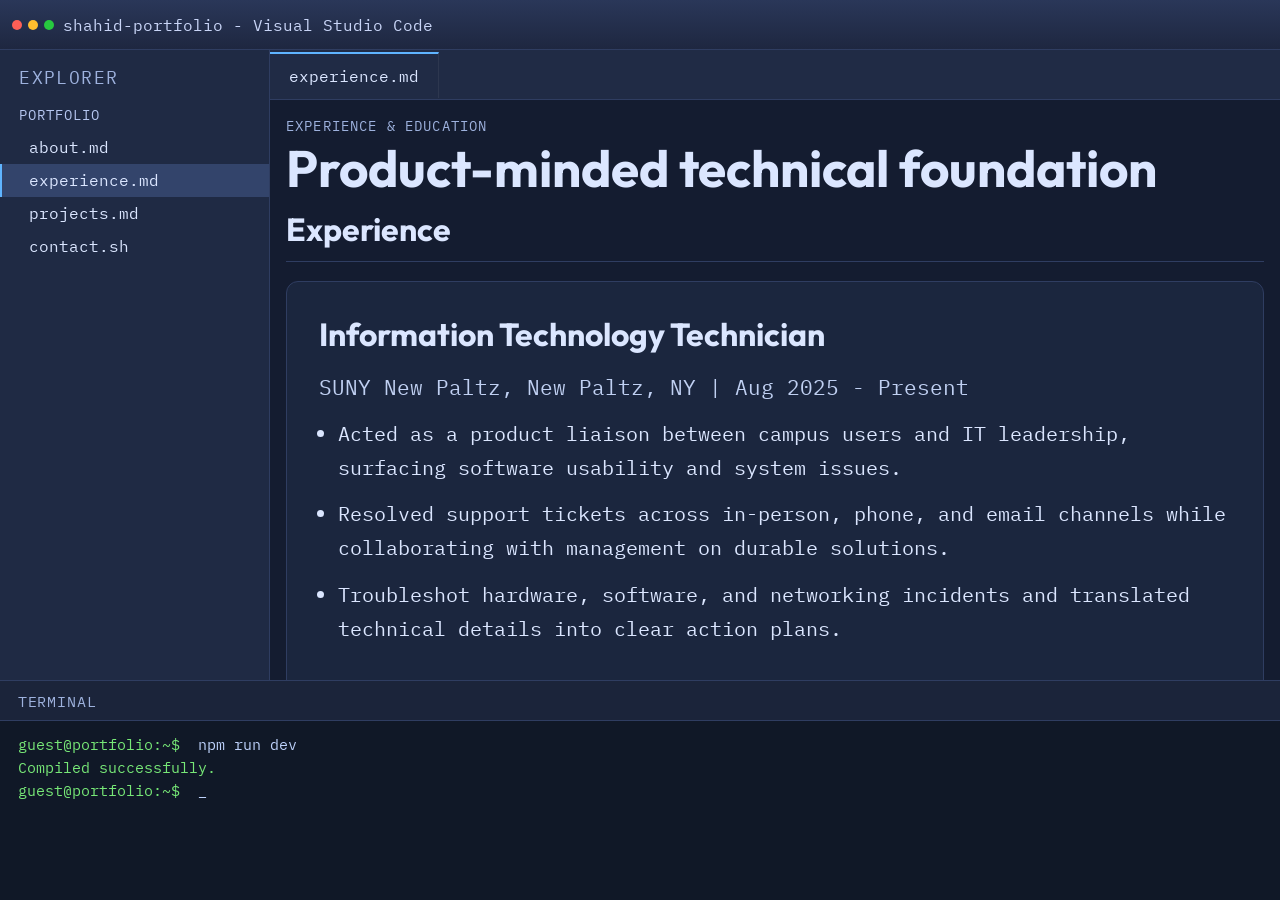
<file: website/experience.html>
<!doctype html>
<html lang="en">
  <head>
    <meta charset="UTF-8" />
    <meta name="viewport" content="width=device-width, initial-scale=1.0" />
    <title>experience.md | Shahid Khan</title>
    <meta name="description" content="Experience and education of Shahid Khan." />
    <link rel="preconnect" href="https://fonts.googleapis.com" />
    <link rel="preconnect" href="https://fonts.gstatic.com" crossorigin />
    <link
      href="https://fonts.googleapis.com/css2?family=Outfit:wght@400;500;700;800&family=IBM+Plex+Mono:wght@400;500&display=swap"
      rel="stylesheet"
    />
    <link rel="stylesheet" href="assets/css/main.css" />
    <style>
      .exp-edu-page .section-head h2 { font-size: clamp(2.4rem, 4vw, 3.5rem); }
      .exp-edu-page h3 { font-size: 2rem; margin-bottom: 1rem; }
      .exp-edu-page .panel p { font-size: 1.3rem; margin-bottom: 0.7rem; line-height: 1.7; }
      .exp-edu-page ul li { font-size: 1.25rem; margin-bottom: 0.8rem; line-height: 1.7; }
      .exp-edu-page .skills span { font-size: 1.25rem; padding: 0.6rem 0.95rem; }
      .exp-edu-page .category-skills span { font-size: 1.25rem; padding: 0.6rem 0.95rem; }
      .exp-edu-page .skill-category h4 { font-size: 1.15rem; }
      .exp-edu-page .cart-grid, .exp-edu-page .card-grid { gap: 1.5rem; }
      .exp-edu-page .panel { padding: 2rem; }
    </style>
  </head>
  <body>
    <div class="ide-bg" aria-hidden="true"></div>

    <div class="app-shell">
      <header class="title-bar">
        <div class="title-meta">
          <div class="window-dots" aria-hidden="true"><span></span><span></span><span></span></div>
          <p class="title-text">shahid-portfolio - Visual Studio Code</p>
        </div>
        <button class="explorer-toggle" id="explorerToggle" aria-label="Toggle explorer">Explorer</button>
      </header>

      <div class="workbench">
        <aside class="explorer" id="explorerPanel" aria-label="File explorer">
          <p class="explorer-header">Explorer</p>
          <p class="explorer-group">portfolio</p>
          <ul class="explorer-list">
            <li><a class="explorer-link" data-cmd="cat about.md" href="index.html">about.md</a></li>
            <li><a class="explorer-link" data-cmd="cat experience.md" href="experience.html">experience.md</a></li>
            <li><a class="explorer-link" data-cmd="cat projects.md" href="projects.html">projects.md</a></li>
            <li><a class="explorer-link" data-cmd="cat contact.sh" href="contact.html">contact.sh</a></li>
          </ul>
        </aside>

        <main class="editor">
          <div class="editor-tabs">
            <div class="editor-tab">experience.md</div>
          </div>

          <div class="editor-content reveal exp-edu-page">
            <div class="section-head">
              <p class="eyebrow">Experience & Education</p>
              <h2>Product-minded technical foundation</h2>
            </div>

            <div style="margin-bottom: 2rem;">
              <h3 style="margin-bottom: 1.2rem; margin-top: 0; border-bottom: 1px solid #2f3d61; padding-bottom: 0.75rem;">Experience</h3>
              <article class="panel">
                <h3>Information Technology Technician</h3>
                <p>SUNY New Paltz, New Paltz, NY | Aug 2025 - Present</p>
                <ul>
                  <li>Acted as a product liaison between campus users and IT leadership, surfacing software usability and system issues.</li>
                  <li>Resolved support tickets across in-person, phone, and email channels while collaborating with management on durable solutions.</li>
                  <li>Troubleshot hardware, software, and networking incidents and translated technical details into clear action plans.</li>
                </ul>
              </article>
            </div>

            <div>
              <h3 style="margin-bottom: 1.2rem; margin-top: 0; border-bottom: 1px solid #2f3d61; padding-bottom: 0.75rem;">Education & Skills</h3>
              <div class="card-grid two-up">
                <article class="panel">
                  <h3>SUNY New Paltz</h3>
                  <p>Bachelor of Science in Computer Science</p>
                  <p>Aug 2024 - Expected Dec 2026</p>
                  <h3 style="margin-top: 1rem;">SUNY Ulster</h3>
                  <p>Associate in Computer Science</p>
                  <p>Aug 2023 - May 2024</p>
                </article>

                <article class="panel">
                  <h3>Technical Skills</h3>
                  <div class="skills-container">
                    <div class="skill-category">
                      <h4>Languages</h4>
                      <div class="category-skills">
                        <span>JavaScript</span><span>HTML/CSS</span><span>SQL</span><span>Java</span>
                      </div>
                    </div>
                    <div class="skill-category">
                      <h4>Frontend Frameworks & Libraries</h4>
                      <div class="category-skills">
                        <span>React</span><span>Vite</span><span>React Router</span><span>CSS Modules</span><span>Leaflet.js</span>
                      </div>
                    </div>
                    <div class="skill-category">
                      <h4>Backend & Real-Time</h4>
                      <div class="category-skills">
                        <span>Node.js</span><span>Express.js</span><span>Socket.IO</span><span>REST API Development</span>
                      </div>
                    </div>
                    <div class="skill-category">
                      <h4>Databases & Security</h4>
                      <div class="category-skills">
                        <span>PostgreSQL</span><span>Firebase (Firestore, Auth)</span><span>JWT</span><span>bcrypt</span><span>OAuth</span>
                      </div>
                    </div>
                    <div class="skill-category">
                      <h4>Tools & Cloud Integrations</h4>
                      <div class="category-skills">
                        <span>Docker</span><span>Docker Compose</span><span>Git</span><span>Google Routes API</span>
                      </div>
                    </div>
                  </div>
                </article>
              </div>
            </div>
          </div>
        </main>
      </div>

      <section class="terminal">
        <div class="terminal-header">Terminal</div>
        <div class="terminal-content" id="terminalLog">
          <p><span class="prompt">guest@portfolio:~$</span> npm run dev</p>
          <p class="success">Compiled successfully.</p>
          <p><span class="prompt">guest@portfolio:~$</span> <span class="cursor">_</span></p>
        </div>
      </section>
    </div>

    <script src="assets/js/main.js"></script>
  </body>
</html>
</file>
<file: assets/css/main.css>
:root {
  --bg: #0f1422;
  --bg-2: #131a2d;
  --titlebar: #1e2740;
  --surface: #19233a;
  --surface-2: #1f2a44;
  --editor: #141c30;
  --terminal: #101827;
  --line: #2f3d61;
  --text: #dbe6ff;
  --muted: #9eb2de;
  --accent: #5fb4ff;
  --success: #77e877;
  --shadow: 0 22px 52px rgba(2, 6, 16, 0.5);
}

* {
  box-sizing: border-box;
}

html,
body {
  height: 100%;
}

html {
  font-size: 75%;
}

body {
  margin: 0;
  font-family: "IBM Plex Mono", Consolas, monospace;
  color: var(--text);
  background:
    radial-gradient(circle at 12% 12%, #243357 0%, transparent 35%),
    radial-gradient(circle at 88% 88%, #173750 0%, transparent 30%),
    linear-gradient(155deg, var(--bg), var(--bg-2));
  overflow: hidden;
}

h1,
h2,
h3,
p,
ul {
  margin: 0;
}

.ide-bg {
  position: fixed;
  inset: 0;
  pointer-events: none;
  background: repeating-linear-gradient(
    to bottom,
    rgba(255, 255, 255, 0.02) 0,
    rgba(255, 255, 255, 0.02) 1px,
    transparent 2px,
    transparent 4px
  );
  z-index: -1;
}

.app-shell {
  width: 100vw;
  height: 100vh;
  margin: 0;
  display: grid;
  grid-template-rows: 38px 1fr 165px;
  border: none;
  border-radius: 0;
  overflow: hidden;
  box-shadow: none;
  background: var(--surface);
}

.title-bar {
  background: linear-gradient(180deg, #2a3759, var(--titlebar));
  border-bottom: 1px solid var(--line);
  display: flex;
  align-items: center;
  justify-content: space-between;
  padding: 0 12px;
}

.title-meta {
  display: flex;
  align-items: center;
  gap: 9px;
}

.window-dots {
  display: flex;
  gap: 6px;
}

.window-dots span {
  width: 8px;
  height: 8px;
  border-radius: 50%;
  display: inline-block;
}

.window-dots span:nth-child(1) {
  background: #ff5f56;
}

.window-dots span:nth-child(2) {
  background: #ffbd2e;
}

.window-dots span:nth-child(3) {
  background: #27c93f;
}

.title-text {
  font-size: 1rem;
  color: #c9d5f7;
}

.explorer-toggle {
  display: none;
  border: 1px solid var(--line);
  color: var(--text);
  background: #263455;
  border-radius: 8px;
  padding: 0.35rem 0.7rem;
  font: inherit;
}

.workbench {
  display: grid;
  grid-template-columns: 205px 1fr;
  min-height: 0;
}

.explorer {
  background: var(--surface-2);
  border-right: 1px solid var(--line);
  overflow-y: auto;
}

.explorer-header {
  padding: 1rem 1.2rem 0.56rem;
  font-size: 1.1rem;
  color: var(--muted);
  letter-spacing: 0.08em;
  text-transform: uppercase;
}

.explorer-group {
  padding: 0.44rem 1.2rem;
  font-size: 0.9rem;
  color: #b6c7f1;
  text-transform: uppercase;
  letter-spacing: 0.07em;
}

.explorer-list {
  list-style: none;
  padding: 0 0 0.5rem;
}

.explorer-link {
  display: block;
  padding: 0.4rem 1.2rem 0.4rem 1.7rem;
  color: var(--text);
  text-decoration: none;
  font-size: 1rem;
  border-left: 2px solid transparent;
  transition: background-color 150ms ease, border-color 150ms ease;
}

.explorer-link:hover {
  background: #2b395c;
}

.explorer-link.active {
  background: #33446b;
  border-left-color: var(--accent);
}

.editor {
  display: grid;
  grid-template-rows: 38px 1fr;
  min-width: 0;
  min-height: 0;
  background: var(--editor);
}

.editor-tabs {
  display: flex;
  align-items: center;
  border-bottom: 1px solid var(--line);
  background: #202b45;
}

.editor-tab {
  padding: 0.75rem 1.2rem;
  border-top: 2px solid var(--accent);
  border-right: 1px solid rgba(255, 255, 255, 0.06);
  font-size: 1rem;
}

.editor-content {
  overflow: auto;
  padding: 1rem;
}

.eyebrow {
  color: var(--muted);
  text-transform: uppercase;
  letter-spacing: 0.08em;
  font-size: 0.9rem;
  margin-bottom: 0.3rem;
}

h1,
h2 {
  font-family: "Outfit", "Segoe UI", sans-serif;
  line-height: 1.1;
  margin-bottom: 0.8rem;
}

h1 {
  font-size: clamp(2.5rem, 5vw, 4.25rem);
}

h2 {
  font-size: clamp(1.7rem, 3.5vw, 2.8rem);
}

.intro-text {
  font-size: 1.1rem;
  line-height: 1.6;
  color: #c0d0f2;
  margin-bottom: 0.9rem;
}

h3 {
  font-family: "Outfit", "Segoe UI", sans-serif;
  font-size: 1.2rem;
  margin-bottom: 0.5rem;
}

.lead,
.panel p {
  color: #c0d0f2;
  font-size: 1.1rem;
  line-height: 1.6;
}

.hero-grid,
.contact-wrap {
  display: grid;
  grid-template-columns: 1.2fr 0.8fr;
  gap: 0.9rem;
}

.about-grid {
  display: grid;
  grid-template-columns: 0.8fr 1.2fr;
  gap: 1rem;
}

.about-left {
  display: flex;
  flex-direction: column;
}

.about-right {
  display: flex;
  flex-direction: column;
}

.hero-actions {
  display: flex;
  flex-wrap: wrap;
  gap: 0.5rem;
  margin-top: 0.8rem;
}

.btn {
  text-decoration: none;
  border-radius: 999px;
  padding: 0.8rem 1.2rem;
  font-size: 1.05rem;
  border: 1px solid transparent;
}

.btn-primary {
  background: #0d8f7f;
  color: #fff;
}

.btn-secondary {
  background: #cf6537;
  color: #fff;
}

.hero-card,
.panel {
  border: 1px solid var(--line);
  border-radius: 12px;
  background: rgba(28, 39, 64, 0.9);
}

.hero-card {
  padding: 1.3rem;
}

.hero-card ul,
.panel ul {
  margin-top: 0.6rem;
  padding-left: 1.2rem;
}

.hero-card li,
.panel li {
  font-size: 1rem;
  line-height: 1.5;
  margin-bottom: 0.4rem;
}

.panel {
  padding: 1.5rem;
}

.panel p {
  font-size: 1.1rem;
  line-height: 1.6;
  margin-bottom: 0.6rem;
}

.section-head {
  margin-bottom: 0.7rem;
}

.photo-placeholder {
  width: 100%;
  aspect-ratio: 1;
  background: linear-gradient(135deg, #1f2a44 0%, #2f3d61 100%);
  border: 2px solid var(--accent);
  border-radius: 8px;
  display: flex;
  align-items: center;
  justify-content: center;
  overflow: hidden;
  margin-top: 0.8rem;
}

.photo-placeholder img {
  width: 100%;
  height: 100%;
  object-fit: cover;
  object-position: center;
}

.about-right .card-grid.two-up {
  grid-template-columns: 1fr;
}

.card-grid {
  display: grid;
  grid-template-columns: repeat(3, minmax(0, 1fr));
  gap: 1rem;
}

.card-grid.two-up {
  grid-template-columns: repeat(2, minmax(0, 1fr));
}

.skills {
  display: flex;
  flex-wrap: wrap;
  gap: 0.56rem;
}

.skills span {
  border: 1px solid var(--line);
  border-radius: 999px;
  padding: 0.4rem 0.75rem;
  font-size: 1rem;
  background: #1f2b45;
}

/* Reorganized Skills with Categories */
.skills-container {
  display: flex;
  flex-direction: column;
  gap: 1.1rem;
}

.skill-category {
  border-left: 3px solid var(--accent);
  padding: 0.8rem 0 0.8rem 1rem;
}

.skill-category h4 {
  font-family: "Outfit", "Segoe UI", sans-serif;
  font-size: 1rem;
  font-weight: 600;
  color: var(--accent);
  margin: 0 0 0.6rem 0;
  text-transform: uppercase;
  letter-spacing: 0.05em;
}

.category-skills {
  display: flex;
  flex-wrap: wrap;
  gap: 0.56rem;
}

.category-skills span {
  border: 1px solid var(--line);
  border-radius: 999px;
  padding: 0.4rem 0.75rem;
  font-size: 1rem;
  background: #1f2b45;
}

.contact-panel a {
  color: #7dc2ff;
}

/* Projects Dropdown Styles */
.projects-list {
  display: flex;
  flex-direction: column;
  gap: 1rem;
}

.project-item {
  border: 1px solid var(--line);
  border-radius: 12px;
  background: rgba(28, 39, 64, 0.9);
  overflow: hidden;
}

.project-header {
  width: 100%;
  display: flex;
  align-items: center;
  justify-content: space-between;
  padding: 1.1rem 1.3rem;
  border: none;
  background: rgba(28, 39, 64, 0.9);
  color: var(--text);
  font-family: "Outfit", "Segoe UI", sans-serif;
  font-size: 1.1rem;
  font-weight: 600;
  cursor: pointer;
  transition: background-color 200ms ease, color 200ms ease;
}

.project-header:hover {
  background: rgba(47, 61, 97, 0.9);
  color: var(--accent);
}

.winner-badge {
  display: inline-block;
  background: linear-gradient(135deg, #ffd700 0%, #ffed4e 100%);
  color: #1a1a1a;
  padding: 0.4rem 0.8rem;
  border-radius: 20px;
  font-size: 0.85rem;
  font-weight: 700;
  margin-left: 0.8rem;
  text-shadow: 0 1px 2px rgba(0, 0, 0, 0.1);
}

.win-highlight {
  color: #ffd700;
  font-weight: 700;
}

.project-toggle {
  font-size: 1rem;
  transition: transform 200ms ease;
  margin-left: 1rem;
  flex-shrink: 0;
}

.project-header.active .project-toggle {
  transform: rotate(180deg);
}

.project-content {
  max-height: 0;
  overflow: hidden;
  transition: max-height 300ms ease;
  background: rgba(20, 28, 48, 0.95);
  border-top: 1px solid var(--line);
}

.project-content.active {
  max-height: 4000px;
}

.project-content > * {
  padding: 0 1.3rem;
}

.project-content > :first-child {
  padding-top: 1rem;
}

.project-content > :last-child {
  padding-bottom: 1rem;
}

.project-intro {
  margin-bottom: 1rem;
}

.project-image {
  margin: 1rem 0;
  padding: 0 1.3rem;
}

.project-image img {
  width: 100%;
  max-width: 600px;
  height: auto;
  border-radius: 8px;
  border: 1px solid var(--line);
  display: block;
  margin: 0 auto;
}

.project-intro p {
  font-size: 1.1rem;
  line-height: 1.6;
  color: #c0d0f2;
  margin-bottom: 0.6rem;
}

.project-intro a {
  color: var(--accent);
  text-decoration: none;
}

.project-intro a:hover {
  text-decoration: underline;
}

.project-content h4 {
  font-family: "Outfit", "Segoe UI", sans-serif;
  font-size: 1.05rem;
  font-weight: 600;
  color: var(--accent);
  margin: 1rem 0 0.6rem 0;
}

.project-content h5 {
  font-family: "Outfit", "Segoe UI", sans-serif;
  font-size: 0.95rem;
  font-weight: 600;
  color: var(--text);
  margin: 0.6rem 0 0.4rem 0;
}

.project-content p {
  font-size: 0.95rem;
  line-height: 1.5;
  color: #c0d0f2;
  margin-bottom: 0.6rem;
}

.project-content ul {
  margin: 0.6rem 0;
  padding-left: 1.2rem;
}

.project-content li {
  font-size: 0.95rem;
  line-height: 1.5;
  color: #c0d0f2;
  margin-bottom: 0.4rem;
}

.project-content ol {
  margin: 0.6rem 0;
  padding-left: 1.2rem;
}

.project-content ol li {
  font-size: 0.95rem;
  line-height: 1.5;
  color: #c0d0f2;
  margin-bottom: 0.5rem;
}

.features-section {
  display: grid;
  grid-template-columns: 1fr;
  gap: 1rem;
  margin: 0.7rem 0;
}

.feature-group {
  padding: 0.9rem;
  background: rgba(15, 20, 34, 0.6);
  border-left: 3px solid var(--accent);
  border-radius: 6px;
}

.feature-group h5 {
  margin-top: 0;
}

.tech-table {
  width: 100%;
  border-collapse: collapse;
  margin: 1rem 0;
  font-size: 1.1rem;
}

.tech-table tr {
  border-bottom: 1px solid var(--line);
}

.tech-table tr:last-child {
  border-bottom: none;
}

.tech-table td {
  padding: 0.8rem;
  color: #c0d0f2;
}

.tech-table td:first-child {
  width: 140px;
  font-weight: 600;
  color: var(--accent);
}

.terminal {
  border-top: 1px solid var(--line);
  background: var(--terminal);
  display: grid;
  grid-template-rows: 30px 1fr;
}

.terminal-header {
  display: flex;
  align-items: center;
  padding: 0 1.1rem;
  font-size: 0.95rem;
  color: var(--muted);
  letter-spacing: 0.06em;
  text-transform: uppercase;
  border-bottom: 1px solid var(--line);
  background: #1b243a;
}

.terminal-content {
  overflow-y: auto;
  padding: 0.8rem 1.1rem;
}

.terminal-content p {
  font-size: 0.95rem;
  color: #bed2fc;
  margin-bottom: 0.2rem;
}

.prompt {
  color: var(--success);
  margin-right: 0.56rem;
}

.success {
  color: var(--success) !important;
}

.cursor {
  animation: blink 1s step-end infinite;
}

@keyframes blink {
  50% {
    opacity: 0;
  }
}

.reveal {
  opacity: 0;
  transform: translateY(10px);
  transition: opacity 420ms ease, transform 420ms ease;
}

.reveal.show {
  opacity: 1;
  transform: translateY(0);
}

@media (max-width: 960px) {
  .card-grid,
  .card-grid.two-up,
  .hero-grid,
  .contact-wrap,
  .about-grid {
    grid-template-columns: 1fr;
  }
}

@media (max-width: 760px) {
  .explorer-toggle {
    display: inline-block;
  }

  .workbench {
    grid-template-columns: 1fr;
  }

  .explorer {
    position: absolute;
    z-index: 20;
    top: 38px;
    left: 0;
    width: min(300px, 86vw);
    height: calc(100vh - 38px - 165px);
    transform: translateX(-100%);
    transition: transform 180ms ease;
    border-right: 1px solid var(--line);
    border-bottom: 1px solid var(--line);
  }

  .explorer.open {
    transform: translateX(0);
  }
}
</file>
<file: frontend/assets/css/main.css>
:root {
  --bg: #0f1422;
  --bg-2: #131a2d;
  --titlebar: #1e2740;
  --surface: #19233a;
  --surface-2: #1f2a44;
  --editor: #141c30;
  --terminal: #101827;
  --line: #2f3d61;
  --text: #dbe6ff;
  --muted: #9eb2de;
  --accent: #5fb4ff;
  --success: #77e877;
  --shadow: 0 22px 52px rgba(2, 6, 16, 0.5);
}

* {
  box-sizing: border-box;
}

html,
body {
  height: 100%;
}

body {
  margin: 0;
  font-family: "IBM Plex Mono", Consolas, monospace;
  color: var(--text);
  background:
    radial-gradient(circle at 12% 12%, #243357 0%, transparent 35%),
    radial-gradient(circle at 88% 88%, #173750 0%, transparent 30%),
    linear-gradient(155deg, var(--bg), var(--bg-2));
  overflow: hidden;
}

h1,
h2,
h3,
p,
ul {
  margin: 0;
}

.ide-bg {
  position: fixed;
  inset: 0;
  pointer-events: none;
  background: repeating-linear-gradient(
    to bottom,
    rgba(255, 255, 255, 0.02) 0,
    rgba(255, 255, 255, 0.02) 1px,
    transparent 2px,
    transparent 4px
  );
  z-index: -1;
}

.app-shell {
  width: 100vw;
  height: 100vh;
  margin: 0;
  display: grid;
  grid-template-rows: 50px 1fr 220px;
  border: none;
  border-radius: 0;
  overflow: hidden;
  box-shadow: none;
  background: var(--surface);
}

.title-bar {
  background: linear-gradient(180deg, #2a3759, var(--titlebar));
  border-bottom: 1px solid var(--line);
  display: flex;
  align-items: center;
  justify-content: space-between;
  padding: 0 12px;
}

.title-meta {
  display: flex;
  align-items: center;
  gap: 9px;
}

.window-dots {
  display: flex;
  gap: 6px;
}

.window-dots span {
  width: 10px;
  height: 10px;
  border-radius: 50%;
  display: inline-block;
}

.window-dots span:nth-child(1) {
  background: #ff5f56;
}

.window-dots span:nth-child(2) {
  background: #ffbd2e;
}

.window-dots span:nth-child(3) {
  background: #27c93f;
}

.title-text {
  font-size: 1rem;
  color: #c9d5f7;
}

.explorer-toggle {
  display: none;
  border: 1px solid var(--line);
  color: var(--text);
  background: #263455;
  border-radius: 8px;
  padding: 0.35rem 0.7rem;
  font: inherit;
}

.workbench {
  display: grid;
  grid-template-columns: 270px 1fr;
  min-height: 0;
}

.explorer {
  background: var(--surface-2);
  border-right: 1px solid var(--line);
  overflow-y: auto;
}

.explorer-header {
  padding: 1rem 1.2rem 0.56rem;
  font-size: 1.1rem;
  color: var(--muted);
  letter-spacing: 0.08em;
  text-transform: uppercase;
}

.explorer-group {
  padding: 0.44rem 1.2rem;
  font-size: 1.05rem;
  color: #b6c7f1;
  text-transform: uppercase;
  letter-spacing: 0.07em;
}

.explorer-list {
  list-style: none;
  padding: 0 0 0.5rem;
}

.explorer-link {
  display: block;
  padding: 0.56rem 1.2rem 0.56rem 1.7rem;
  color: var(--text);
  text-decoration: none;
  font-size: 1.2rem;
  border-left: 2px solid transparent;
  transition: background-color 150ms ease, border-color 150ms ease;
}

.explorer-link:hover {
  background: #2b395c;
}

.explorer-link.active {
  background: #33446b;
  border-left-color: var(--accent);
}

.editor {
  display: grid;
  grid-template-rows: 50px 1fr;
  min-width: 0;
  min-height: 0;
  background: var(--editor);
}

.editor-tabs {
  display: flex;
  align-items: center;
  border-bottom: 1px solid var(--line);
  background: #202b45;
}

.editor-tab {
  padding: 0.75rem 1.2rem;
  border-top: 2px solid var(--accent);
  border-right: 1px solid rgba(255, 255, 255, 0.06);
  font-size: 1rem;
}

.editor-content {
  overflow: auto;
  padding: 1.4rem;
}

.eyebrow {
  color: var(--muted);
  text-transform: uppercase;
  letter-spacing: 0.08em;
  font-size: 1.15rem;
  margin-bottom: 0.44rem;
}

h1,
h2 {
  font-family: "Outfit", "Segoe UI", sans-serif;
  line-height: 1.1;
  margin-bottom: 0.8rem;
}

h1 {
  font-size: clamp(2.5rem, 5vw, 4.25rem);
}

h2 {
  font-size: clamp(2.3rem, 4.5vw, 3.8rem);
}

.intro-text {
  font-size: 1.4rem;
  line-height: 1.8;
  color: #c0d0f2;
  margin-bottom: 1.2rem;
}

h3 {
  font-family: "Outfit", "Segoe UI", sans-serif;
  font-size: 1.5rem;
  margin-bottom: 0.7rem;
}

.lead,
.panel p {
  color: #c0d0f2;
  font-size: 1.4rem;
  line-height: 1.8;
}

.hero-grid,
.contact-wrap {
  display: grid;
  grid-template-columns: 1.2fr 0.8fr;
  gap: 1.2rem;
}

.about-grid {
  display: grid;
  grid-template-columns: 0.8fr 1.2fr;
  gap: 1.5rem;
}

.about-left {
  display: flex;
  flex-direction: column;
}

.about-right {
  display: flex;
  flex-direction: column;
}

.hero-actions {
  display: flex;
  flex-wrap: wrap;
  gap: 0.7rem;
  margin-top: 1.2rem;
}

.btn {
  text-decoration: none;
  border-radius: 999px;
  padding: 0.8rem 1.2rem;
  font-size: 1.05rem;
  border: 1px solid transparent;
}

.btn-primary {
  background: #0d8f7f;
  color: #fff;
}

.btn-secondary {
  background: #cf6537;
  color: #fff;
}

.hero-card,
.panel {
  border: 1px solid var(--line);
  border-radius: 12px;
  background: rgba(28, 39, 64, 0.9);
}

.hero-card {
  padding: 1.8rem;
}

.hero-card ul,
.panel ul {
  margin-top: 0.9rem;
  padding-left: 1.6rem;
}

.hero-card li,
.panel li {
  font-size: 1.2rem;
  line-height: 1.6;
  margin-bottom: 0.6rem;
}

.panel {
  padding: 2.2rem;
}

.panel p {
  font-size: 1.35rem;
  line-height: 1.8;
  margin-bottom: 0.8rem;
}

.section-head {
  margin-bottom: 1rem;
}

.photo-placeholder {
  width: 100%;
  aspect-ratio: 1;
  background: linear-gradient(135deg, #1f2a44 0%, #2f3d61 100%);
  border: 2px solid var(--accent);
  border-radius: 8px;
  display: flex;
  align-items: center;
  justify-content: center;
  overflow: hidden;
  margin-top: 0.8rem;
}

.photo-placeholder img {
  width: 100%;
  height: 100%;
  object-fit: cover;
  object-position: center;
}

.about-right .card-grid.two-up {
  grid-template-columns: 1fr;
}

.card-grid {
  display: grid;
  grid-template-columns: repeat(3, minmax(0, 1fr));
  gap: 1rem;
}

.card-grid.two-up {
  grid-template-columns: repeat(2, minmax(0, 1fr));
}

.skills {
  display: flex;
  flex-wrap: wrap;
  gap: 0.56rem;
}

.skills span {
  border: 1px solid var(--line);
  border-radius: 999px;
  padding: 0.4rem 0.75rem;
  font-size: 1rem;
  background: #1f2b45;
}

.contact-panel a {
  color: #7dc2ff;
}

/* Projects Dropdown Styles */
.projects-list {
  display: flex;
  flex-direction: column;
  gap: 1rem;
}

.project-item {
  border: 1px solid var(--line);
  border-radius: 12px;
  background: rgba(28, 39, 64, 0.9);
  overflow: hidden;
}

.project-header {
  width: 100%;
  display: flex;
  align-items: center;
  justify-content: space-between;
  padding: 1.6rem 1.8rem;
  border: none;
  background: rgba(28, 39, 64, 0.9);
  color: var(--text);
  font-family: "Outfit", "Segoe UI", sans-serif;
  font-size: 1.3rem;
  font-weight: 600;
  cursor: pointer;
  transition: background-color 200ms ease, color 200ms ease;
}

.project-header:hover {
  background: rgba(47, 61, 97, 0.9);
  color: var(--accent);
}

.winner-badge {
  display: inline-block;
  background: linear-gradient(135deg, #ffd700 0%, #ffed4e 100%);
  color: #1a1a1a;
  padding: 0.4rem 0.8rem;
  border-radius: 20px;
  font-size: 0.85rem;
  font-weight: 700;
  margin-left: 0.8rem;
  text-shadow: 0 1px 2px rgba(0, 0, 0, 0.1);
}

.project-toggle {
  font-size: 1rem;
  transition: transform 200ms ease;
  margin-left: 1rem;
  flex-shrink: 0;
}

.project-header.active .project-toggle {
  transform: rotate(180deg);
}

.project-content {
  max-height: 0;
  overflow: hidden;
  transition: max-height 300ms ease;
  background: rgba(20, 28, 48, 0.95);
  border-top: 1px solid var(--line);
}

.project-content.active {
  max-height: 4000px;
}

.project-content > * {
  padding: 0 1.8rem;
}

.project-content > :first-child {
  padding-top: 1.4rem;
}

.project-content > :last-child {
  padding-bottom: 1.4rem;
}

.project-intro {
  margin-bottom: 1.4rem;
}

.project-image {
  margin: 1.5rem 0;
  padding: 0 1.8rem;
}

.project-image img {
  width: 100%;
  max-width: 600px;
  height: auto;
  border-radius: 8px;
  border: 1px solid var(--line);
  display: block;
  margin: 0 auto;
}

.project-intro p {
  font-size: 1.35rem;
  line-height: 1.8;
  color: #c0d0f2;
  margin-bottom: 0.8rem;
}

.project-intro a {
  color: var(--accent);
  text-decoration: none;
}

.project-intro a:hover {
  text-decoration: underline;
}

.project-content h4 {
  font-family: "Outfit", "Segoe UI", sans-serif;
  font-size: 1.25rem;
  font-weight: 600;
  color: var(--accent);
  margin: 1.4rem 0 0.8rem 0;
}

.project-content h5 {
  font-family: "Outfit", "Segoe UI", sans-serif;
  font-size: 1.1rem;
  font-weight: 600;
  color: var(--text);
  margin: 0.8rem 0 0.6rem 0;
}

.project-content p {
  font-size: 1.2rem;
  line-height: 1.7;
  color: #c0d0f2;
  margin-bottom: 0.8rem;
}

.project-content ul {
  margin: 0.8rem 0;
  padding-left: 1.6rem;
}

.project-content li {
  font-size: 1.15rem;
  line-height: 1.6;
  color: #c0d0f2;
  margin-bottom: 0.6rem;
}

.project-content ol {
  margin: 0.8rem 0;
  padding-left: 1.6rem;
}

.project-content ol li {
  font-size: 1.15rem;
  line-height: 1.7;
  color: #c0d0f2;
  margin-bottom: 0.8rem;
}

.features-section {
  display: grid;
  grid-template-columns: 1fr;
  gap: 1.4rem;
  margin: 1rem 0;
}

.feature-group {
  padding: 1.2rem;
  background: rgba(15, 20, 34, 0.6);
  border-left: 3px solid var(--accent);
  border-radius: 6px;
}

.feature-group h5 {
  margin-top: 0;
}

.tech-table {
  width: 100%;
  border-collapse: collapse;
  margin: 1rem 0;
  font-size: 1.1rem;
}

.tech-table tr {
  border-bottom: 1px solid var(--line);
}

.tech-table tr:last-child {
  border-bottom: none;
}

.tech-table td {
  padding: 0.8rem;
  color: #c0d0f2;
}

.tech-table td:first-child {
  width: 140px;
  font-weight: 600;
  color: var(--accent);
}

.terminal {
  border-top: 1px solid var(--line);
  background: var(--terminal);
  display: grid;
  grid-template-rows: 40px 1fr;
}

.terminal-header {
  display: flex;
  align-items: center;
  padding: 0 1.1rem;
  font-size: 1.1rem;
  color: var(--muted);
  letter-spacing: 0.06em;
  text-transform: uppercase;
  border-bottom: 1px solid var(--line);
  background: #1b243a;
}

.terminal-content {
  overflow-y: auto;
  padding: 0.8rem 1.1rem;
}

.terminal-content p {
  font-size: 1.15rem;
  color: #bed2fc;
  margin-bottom: 0.22rem;
}

.prompt {
  color: var(--success);
  margin-right: 0.56rem;
}

.success {
  color: var(--success) !important;
}

.cursor {
  animation: blink 1s step-end infinite;
}

@keyframes blink {
  50% {
    opacity: 0;
  }
}

.reveal {
  opacity: 0;
  transform: translateY(10px);
  transition: opacity 420ms ease, transform 420ms ease;
}

.reveal.show {
  opacity: 1;
  transform: translateY(0);
}

@media (max-width: 960px) {
  .card-grid,
  .card-grid.two-up,
  .hero-grid,
  .contact-wrap,
  .about-grid {
    grid-template-columns: 1fr;
  }
}

@media (max-width: 760px) {
  .explorer-toggle {
    display: inline-block;
  }

  .workbench {
    grid-template-columns: 1fr;
  }

  .explorer {
    position: absolute;
    z-index: 20;
    top: 50px;
    left: 0;
    width: min(300px, 86vw);
    height: calc(100vh - 50px - 220px);
    transform: translateX(-100%);
    transition: transform 180ms ease;
    border-right: 1px solid var(--line);
    border-bottom: 1px solid var(--line);
  }

  .explorer.open {
    transform: translateX(0);
  }
}
</file>
<file: website/assets/css/main.css>
:root {
  --bg: #0f1422;
  --bg-2: #131a2d;
  --titlebar: #1e2740;
  --surface: #19233a;
  --surface-2: #1f2a44;
  --editor: #141c30;
  --terminal: #101827;
  --line: #2f3d61;
  --text: #dbe6ff;
  --muted: #9eb2de;
  --accent: #5fb4ff;
  --success: #77e877;
  --shadow: 0 22px 52px rgba(2, 6, 16, 0.5);
}

* {
  box-sizing: border-box;
}

html,
body {
  height: 100%;
}

body {
  margin: 0;
  font-family: "IBM Plex Mono", Consolas, monospace;
  color: var(--text);
  background:
    radial-gradient(circle at 12% 12%, #243357 0%, transparent 35%),
    radial-gradient(circle at 88% 88%, #173750 0%, transparent 30%),
    linear-gradient(155deg, var(--bg), var(--bg-2));
  overflow: hidden;
}

h1,
h2,
h3,
p,
ul {
  margin: 0;
}

.ide-bg {
  position: fixed;
  inset: 0;
  pointer-events: none;
  background: repeating-linear-gradient(
    to bottom,
    rgba(255, 255, 255, 0.02) 0,
    rgba(255, 255, 255, 0.02) 1px,
    transparent 2px,
    transparent 4px
  );
  z-index: -1;
}

.app-shell {
  width: 100vw;
  height: 100vh;
  margin: 0;
  display: grid;
  grid-template-rows: 50px 1fr 220px;
  border: none;
  border-radius: 0;
  overflow: hidden;
  box-shadow: none;
  background: var(--surface);
}

.title-bar {
  background: linear-gradient(180deg, #2a3759, var(--titlebar));
  border-bottom: 1px solid var(--line);
  display: flex;
  align-items: center;
  justify-content: space-between;
  padding: 0 12px;
}

.title-meta {
  display: flex;
  align-items: center;
  gap: 9px;
}

.window-dots {
  display: flex;
  gap: 6px;
}

.window-dots span {
  width: 10px;
  height: 10px;
  border-radius: 50%;
  display: inline-block;
}

.window-dots span:nth-child(1) {
  background: #ff5f56;
}

.window-dots span:nth-child(2) {
  background: #ffbd2e;
}

.window-dots span:nth-child(3) {
  background: #27c93f;
}

.title-text {
  font-size: 1rem;
  color: #c9d5f7;
}

.explorer-toggle {
  display: none;
  border: 1px solid var(--line);
  color: var(--text);
  background: #263455;
  border-radius: 8px;
  padding: 0.35rem 0.7rem;
  font: inherit;
}

.workbench {
  display: grid;
  grid-template-columns: 270px 1fr;
  min-height: 0;
}

.explorer {
  background: var(--surface-2);
  border-right: 1px solid var(--line);
  overflow-y: auto;
}

.explorer-header {
  padding: 1rem 1.2rem 0.56rem;
  font-size: 1.1rem;
  color: var(--muted);
  letter-spacing: 0.08em;
  text-transform: uppercase;
}

.explorer-group {
  padding: 0.44rem 1.2rem;
  font-size: 0.9rem;
  color: #b6c7f1;
  text-transform: uppercase;
  letter-spacing: 0.07em;
}

.explorer-list {
  list-style: none;
  padding: 0 0 0.5rem;
}

.explorer-link {
  display: block;
  padding: 0.4rem 1.2rem 0.4rem 1.7rem;
  color: var(--text);
  text-decoration: none;
  font-size: 1rem;
  border-left: 2px solid transparent;
  transition: background-color 150ms ease, border-color 150ms ease;
}

.explorer-link:hover {
  background: #2b395c;
}

.explorer-link.active {
  background: #33446b;
  border-left-color: var(--accent);
}

.editor {
  display: grid;
  grid-template-rows: 50px 1fr;
  min-width: 0;
  min-height: 0;
  background: var(--editor);
}

.editor-tabs {
  display: flex;
  align-items: center;
  border-bottom: 1px solid var(--line);
  background: #202b45;
}

.editor-tab {
  padding: 0.75rem 1.2rem;
  border-top: 2px solid var(--accent);
  border-right: 1px solid rgba(255, 255, 255, 0.06);
  font-size: 1rem;
}

.editor-content {
  overflow: auto;
  padding: 1rem;
}

.eyebrow {
  color: var(--muted);
  text-transform: uppercase;
  letter-spacing: 0.08em;
  font-size: 0.9rem;
  margin-bottom: 0.3rem;
}

h1,
h2 {
  font-family: "Outfit", "Segoe UI", sans-serif;
  line-height: 1.1;
  margin-bottom: 0.8rem;
}

h1 {
  font-size: clamp(2.5rem, 5vw, 4.25rem);
}

h2 {
  font-size: clamp(1.7rem, 3.5vw, 2.8rem);
}

.intro-text {
  font-size: 1.1rem;
  line-height: 1.6;
  color: #c0d0f2;
  margin-bottom: 0.9rem;
}

h3 {
  font-family: "Outfit", "Segoe UI", sans-serif;
  font-size: 1.2rem;
  margin-bottom: 0.5rem;
}

.lead,
.panel p {
  color: #c0d0f2;
  font-size: 1.1rem;
  line-height: 1.6;
}

.hero-grid,
.contact-wrap {
  display: grid;
  grid-template-columns: 1.2fr 0.8fr;
  gap: 0.9rem;
}

.about-grid {
  display: grid;
  grid-template-columns: 0.8fr 1.2fr;
  gap: 1rem;
}

.about-left {
  display: flex;
  flex-direction: column;
}

.about-right {
  display: flex;
  flex-direction: column;
}

.hero-actions {
  display: flex;
  flex-wrap: wrap;
  gap: 0.5rem;
  margin-top: 0.8rem;
}

.btn {
  text-decoration: none;
  border-radius: 999px;
  padding: 0.8rem 1.2rem;
  font-size: 1.05rem;
  border: 1px solid transparent;
}

.btn-primary {
  background: #0d8f7f;
  color: #fff;
}

.btn-secondary {
  background: #cf6537;
  color: #fff;
}

.hero-card,
.panel {
  border: 1px solid var(--line);
  border-radius: 12px;
  background: rgba(28, 39, 64, 0.9);
}

.hero-card {
  padding: 1.3rem;
}

.hero-card ul,
.panel ul {
  margin-top: 0.6rem;
  padding-left: 1.2rem;
}

.hero-card li,
.panel li {
  font-size: 1rem;
  line-height: 1.5;
  margin-bottom: 0.4rem;
}

.panel {
  padding: 1.5rem;
}

.panel p {
  font-size: 1.1rem;
  line-height: 1.6;
  margin-bottom: 0.6rem;
}

.section-head {
  margin-bottom: 0.7rem;
}

.photo-placeholder {
  width: 100%;
  aspect-ratio: 1;
  background: linear-gradient(135deg, #1f2a44 0%, #2f3d61 100%);
  border: 2px solid var(--accent);
  border-radius: 8px;
  display: flex;
  align-items: center;
  justify-content: center;
  overflow: hidden;
  margin-top: 0.8rem;
}

.photo-placeholder img {
  width: 100%;
  height: 100%;
  object-fit: cover;
  object-position: center;
}

.about-right .card-grid.two-up {
  grid-template-columns: 1fr;
}

.card-grid {
  display: grid;
  grid-template-columns: repeat(3, minmax(0, 1fr));
  gap: 1rem;
}

.card-grid.two-up {
  grid-template-columns: repeat(2, minmax(0, 1fr));
}

.skills {
  display: flex;
  flex-wrap: wrap;
  gap: 0.56rem;
}

.skills span {
  border: 1px solid var(--line);
  border-radius: 999px;
  padding: 0.4rem 0.75rem;
  font-size: 1rem;
  background: #1f2b45;
}

/* Reorganized Skills with Categories */
.skills-container {
  display: flex;
  flex-direction: column;
  gap: 1.1rem;
}

.skill-category {
  border-left: 3px solid var(--accent);
  padding: 0.8rem 0 0.8rem 1rem;
}

.skill-category h4 {
  font-family: "Outfit", "Segoe UI", sans-serif;
  font-size: 1rem;
  font-weight: 600;
  color: var(--accent);
  margin: 0 0 0.6rem 0;
  text-transform: uppercase;
  letter-spacing: 0.05em;
}

.category-skills {
  display: flex;
  flex-wrap: wrap;
  gap: 0.56rem;
}

.category-skills span {
  border: 1px solid var(--line);
  border-radius: 999px;
  padding: 0.4rem 0.75rem;
  font-size: 1rem;
  background: #1f2b45;
}

.contact-panel a {
  color: #7dc2ff;
}

/* Projects Dropdown Styles */
.projects-list {
  display: flex;
  flex-direction: column;
  gap: 1rem;
}

.project-item {
  border: 1px solid var(--line);
  border-radius: 12px;
  background: rgba(28, 39, 64, 0.9);
  overflow: hidden;
}

.project-header {
  width: 100%;
  display: flex;
  align-items: center;
  justify-content: space-between;
  padding: 1.1rem 1.3rem;
  border: none;
  background: rgba(28, 39, 64, 0.9);
  color: var(--text);
  font-family: "Outfit", "Segoe UI", sans-serif;
  font-size: 1.1rem;
  font-weight: 600;
  cursor: pointer;
  transition: background-color 200ms ease, color 200ms ease;
}

.project-header:hover {
  background: rgba(47, 61, 97, 0.9);
  color: var(--accent);
}

.winner-badge {
  display: inline-block;
  background: linear-gradient(135deg, #ffd700 0%, #ffed4e 100%);
  color: #1a1a1a;
  padding: 0.4rem 0.8rem;
  border-radius: 20px;
  font-size: 0.85rem;
  font-weight: 700;
  margin-left: 0.8rem;
  text-shadow: 0 1px 2px rgba(0, 0, 0, 0.1);
}

.project-toggle {
  font-size: 1rem;
  transition: transform 200ms ease;
  margin-left: 1rem;
  flex-shrink: 0;
}

.project-header.active .project-toggle {
  transform: rotate(180deg);
}

.project-content {
  max-height: 0;
  overflow: hidden;
  transition: max-height 300ms ease;
  background: rgba(20, 28, 48, 0.95);
  border-top: 1px solid var(--line);
}

.project-content.active {
  max-height: 4000px;
}

.project-content > * {
  padding: 0 1.3rem;
}

.project-content > :first-child {
  padding-top: 1rem;
}

.project-content > :last-child {
  padding-bottom: 1rem;
}

.project-intro {
  margin-bottom: 1rem;
}

.project-image {
  margin: 1rem 0;
  padding: 0 1.3rem;
}

.project-image img {
  width: 100%;
  max-width: 600px;
  height: auto;
  border-radius: 8px;
  border: 1px solid var(--line);
  display: block;
  margin: 0 auto;
}

.project-intro p {
  font-size: 1.1rem;
  line-height: 1.6;
  color: #c0d0f2;
  margin-bottom: 0.6rem;
}

.project-intro a {
  color: var(--accent);
  text-decoration: none;
}

.project-intro a:hover {
  text-decoration: underline;
}

.project-content h4 {
  font-family: "Outfit", "Segoe UI", sans-serif;
  font-size: 1.05rem;
  font-weight: 600;
  color: var(--accent);
  margin: 1rem 0 0.6rem 0;
}

.project-content h5 {
  font-family: "Outfit", "Segoe UI", sans-serif;
  font-size: 0.95rem;
  font-weight: 600;
  color: var(--text);
  margin: 0.6rem 0 0.4rem 0;
}

.project-content p {
  font-size: 0.95rem;
  line-height: 1.5;
  color: #c0d0f2;
  margin-bottom: 0.6rem;
}

.project-content ul {
  margin: 0.6rem 0;
  padding-left: 1.2rem;
}

.project-content li {
  font-size: 0.95rem;
  line-height: 1.5;
  color: #c0d0f2;
  margin-bottom: 0.4rem;
}

.project-content ol {
  margin: 0.6rem 0;
  padding-left: 1.2rem;
}

.project-content ol li {
  font-size: 0.95rem;
  line-height: 1.5;
  color: #c0d0f2;
  margin-bottom: 0.5rem;
}

.features-section {
  display: grid;
  grid-template-columns: 1fr;
  gap: 1rem;
  margin: 0.7rem 0;
}

.feature-group {
  padding: 0.9rem;
  background: rgba(15, 20, 34, 0.6);
  border-left: 3px solid var(--accent);
  border-radius: 6px;
}

.feature-group h5 {
  margin-top: 0;
}

.tech-table {
  width: 100%;
  border-collapse: collapse;
  margin: 1rem 0;
  font-size: 1.1rem;
}

.tech-table tr {
  border-bottom: 1px solid var(--line);
}

.tech-table tr:last-child {
  border-bottom: none;
}

.tech-table td {
  padding: 0.8rem;
  color: #c0d0f2;
}

.tech-table td:first-child {
  width: 140px;
  font-weight: 600;
  color: var(--accent);
}

.terminal {
  border-top: 1px solid var(--line);
  background: var(--terminal);
  display: grid;
  grid-template-rows: 40px 1fr;
}

.terminal-header {
  display: flex;
  align-items: center;
  padding: 0 1.1rem;
  font-size: 0.95rem;
  color: var(--muted);
  letter-spacing: 0.06em;
  text-transform: uppercase;
  border-bottom: 1px solid var(--line);
  background: #1b243a;
}

.terminal-content {
  overflow-y: auto;
  padding: 0.8rem 1.1rem;
}

.terminal-content p {
  font-size: 0.95rem;
  color: #bed2fc;
  margin-bottom: 0.2rem;
}

.prompt {
  color: var(--success);
  margin-right: 0.56rem;
}

.success {
  color: var(--success) !important;
}

.cursor {
  animation: blink 1s step-end infinite;
}

@keyframes blink {
  50% {
    opacity: 0;
  }
}

.reveal {
  opacity: 0;
  transform: translateY(10px);
  transition: opacity 420ms ease, transform 420ms ease;
}

.reveal.show {
  opacity: 1;
  transform: translateY(0);
}

@media (max-width: 960px) {
  .card-grid,
  .card-grid.two-up,
  .hero-grid,
  .contact-wrap,
  .about-grid {
    grid-template-columns: 1fr;
  }
}

@media (max-width: 760px) {
  .explorer-toggle {
    display: inline-block;
  }

  .workbench {
    grid-template-columns: 1fr;
  }

  .explorer {
    position: absolute;
    z-index: 20;
    top: 50px;
    left: 0;
    width: min(300px, 86vw);
    height: calc(100vh - 50px - 220px);
    transform: translateX(-100%);
    transition: transform 180ms ease;
    border-right: 1px solid var(--line);
    border-bottom: 1px solid var(--line);
  }

  .explorer.open {
    transform: translateX(0);
  }
}
</file>
